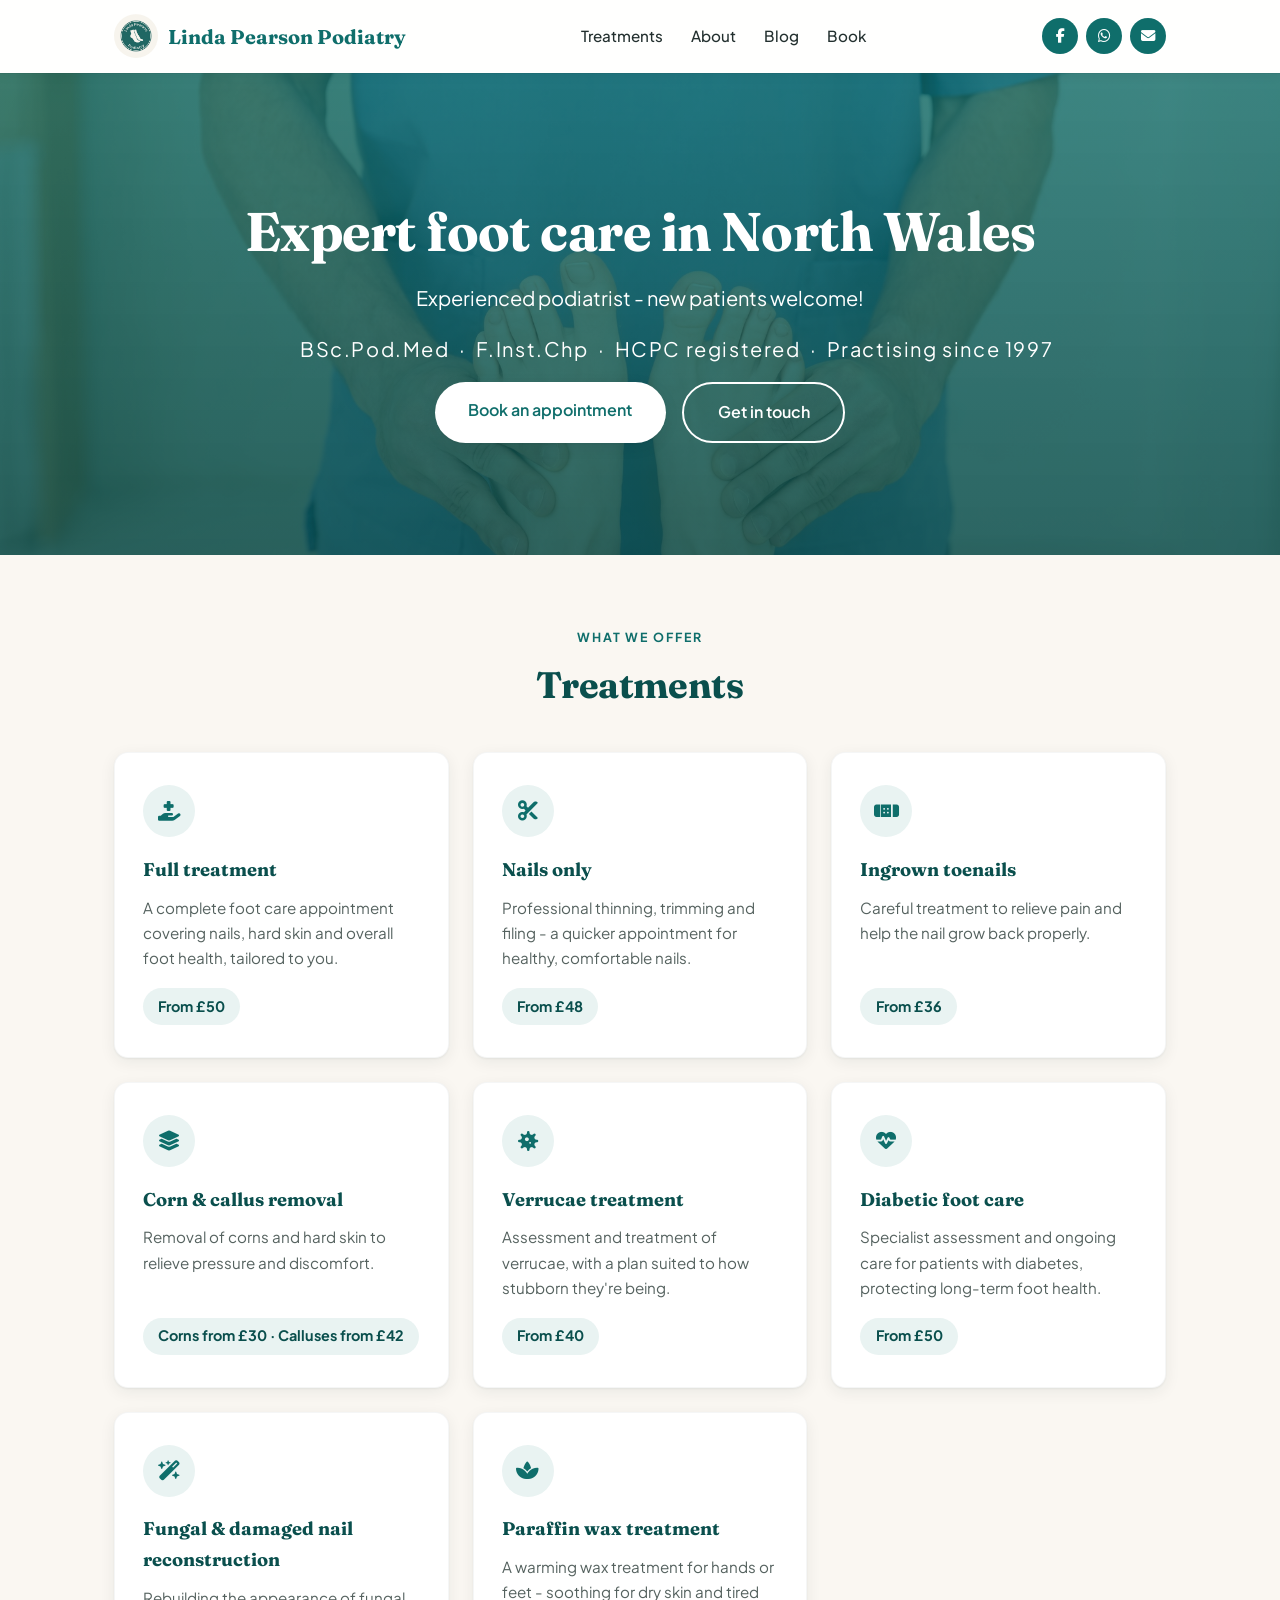
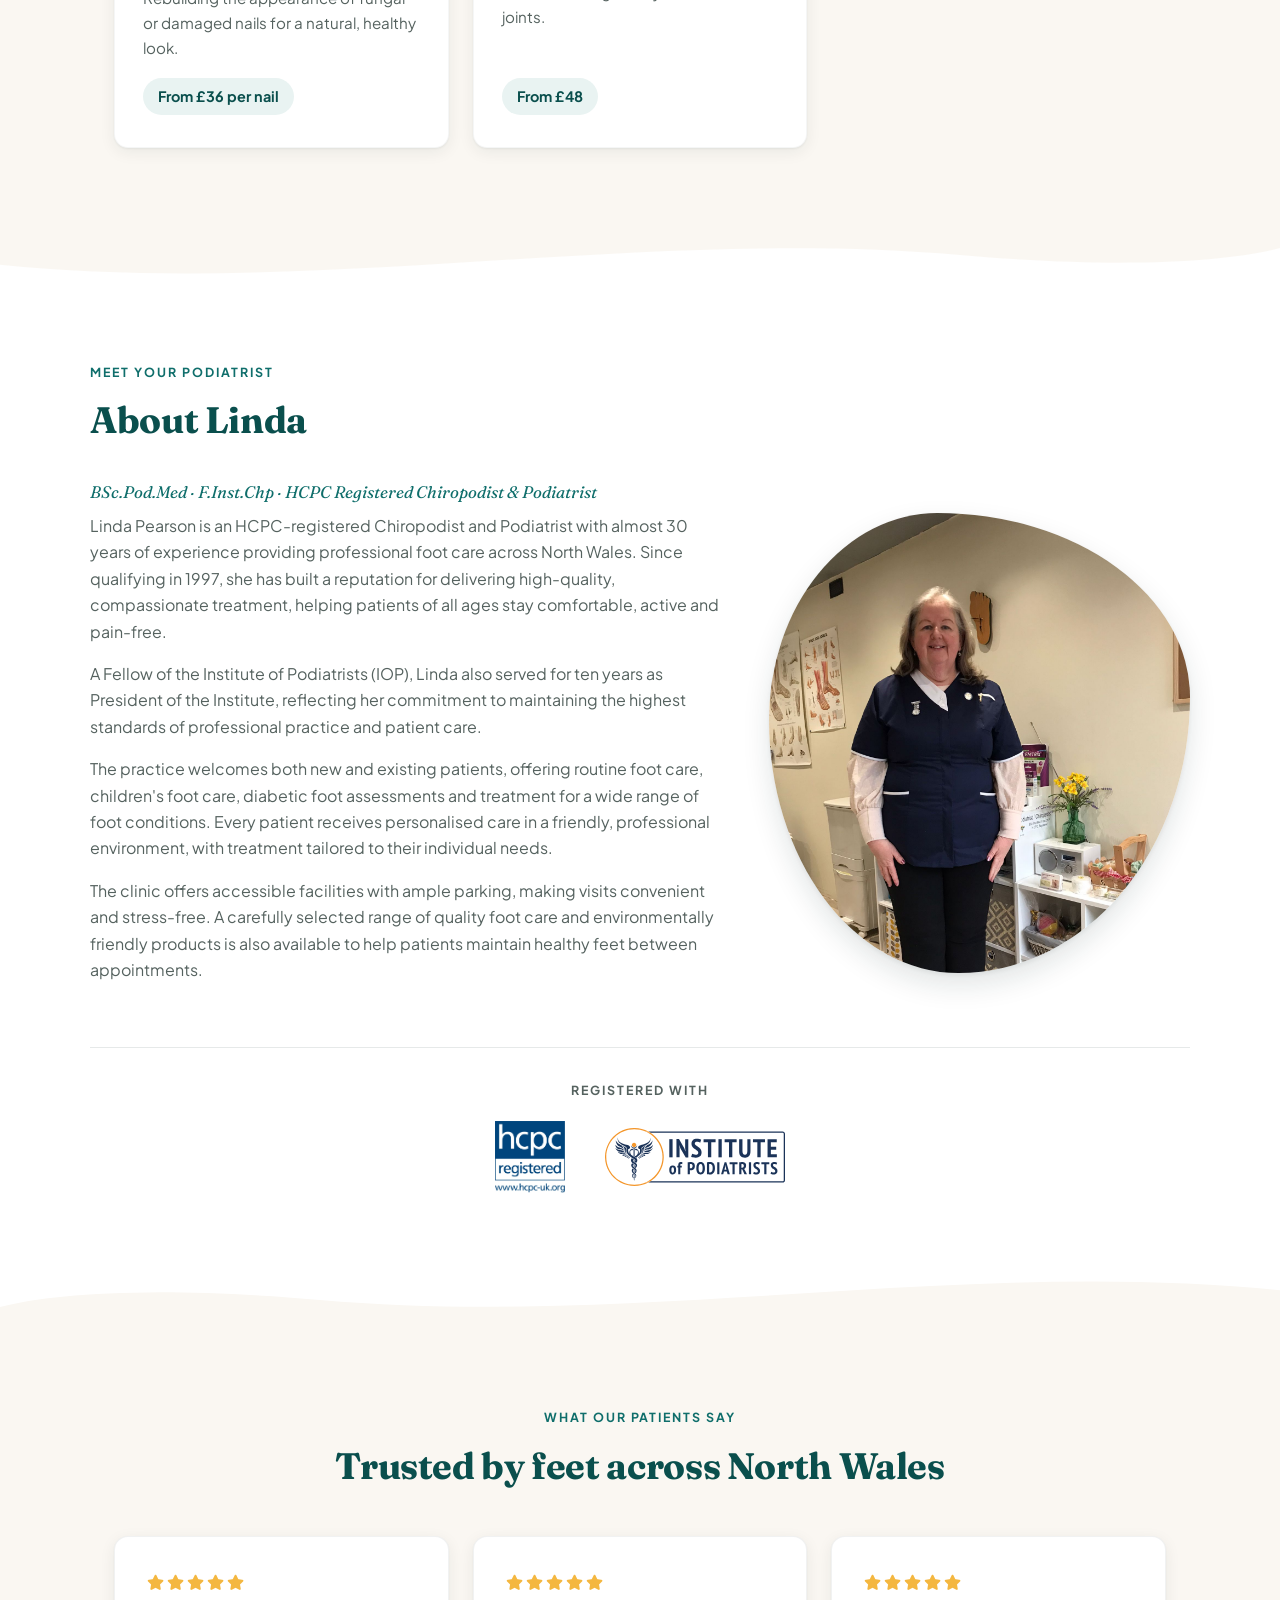
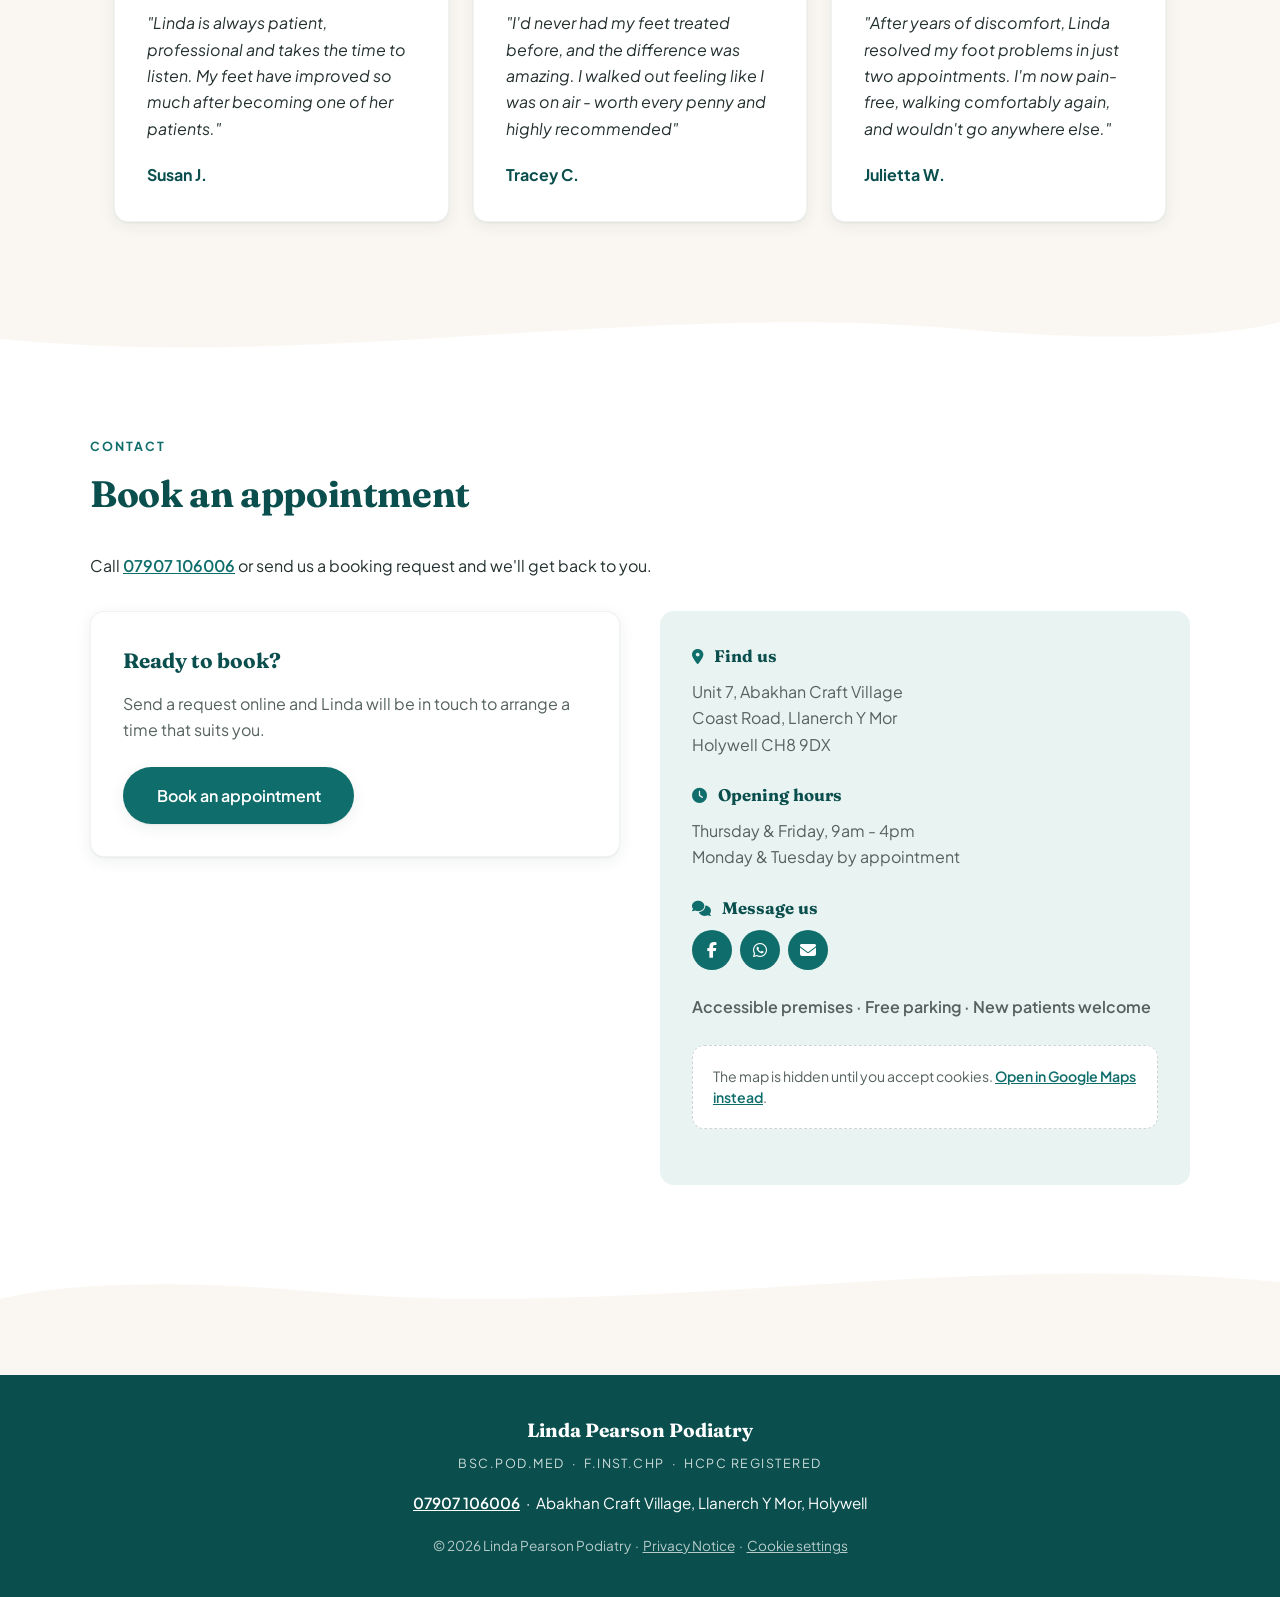
<file: index.html>
<!DOCTYPE html>
<html lang="en">
<head>
    <!-- Metadata: things ABOUT the page, not shown on it -->
    <meta charset="UTF-8">
    <meta name="viewport" content="width=device-width, initial-scale=1.0">
    <title>Linda Pearson Podiatry - Podiatrist in North Wales</title>
    <meta name="description" content="Private podiatry practice in North Wales. Expert foot care from an HCPC-registered podiatrist - verrucae, corns, nail care, diabetic foot care and more. New patients welcome.">

    <!-- Open Graph: controls what appears when the link is shared on
         Facebook, WhatsApp and LinkedIn. Image should be 1200x630. -->
    <meta property="og:type" content="website">
    <meta property="og:site_name" content="Linda Pearson Podiatry">
    <meta property="og:title" content="Linda Pearson Podiatry - Podiatrist in North Wales">
    <meta property="og:description" content="Expert foot care from an HCPC-registered podiatrist in North Wales. Verrucae, corns, nail care, diabetic foot care and more. New patients welcome.">
    <meta property="og:image" content="https://www.lindapearsonpodiatry.com/images/og-image.png">
    <meta property="og:url" content="https://www.lindapearsonpodiatry.com/">

    <!-- Favicon: the little icon in the browser tab -->
    <link rel="icon" href="images/logo.png">

    <!-- Font Awesome: icon library, loaded from a CDN -->
    <link rel="stylesheet"
          href="https://cdnjs.cloudflare.com/ajax/libs/font-awesome/6.5.2/css/all.min.css">

    <!-- Google Fonts: Fraunces for headings, Plus Jakarta Sans for body -->
    <link rel="preconnect" href="https://fonts.googleapis.com">
    <link rel="preconnect" href="https://fonts.gstatic.com" crossorigin>
    <link href="https://fonts.googleapis.com/css2?family=Fraunces:opsz,wght@9..144,600;9..144,700&family=Plus+Jakarta+Sans:wght@400;500;600;700&display=swap"
          rel="stylesheet">

    <!-- Our stylesheet -->
    <link rel="stylesheet" href="style.css">
    <!-- Structured data: tells Google exactly what this business is, where,
         and when it's open. Invisible to visitors. Validate any changes at
         search.google.com/test/rich-results -->
    <script type="application/ld+json">
    {
      "@context": "https://schema.org",
      "@type": "MedicalBusiness",
      "name": "Linda Pearson Podiatry",
      "description": "Private podiatry and chiropody practice in North Wales, offering routine foot care, verrucae, ingrown toenails, corns and calluses, and specialist diabetic foot care.",
      "url": "https://www.lindapearsonpodiatry.com/",
      "logo": "https://www.lindapearsonpodiatry.com/images/logo.png",
      "image": "https://www.lindapearsonpodiatry.com/images/linda.png",
      "telephone": "+447907106006",
      "email": "lindapearsonchp@gmail.com",
      "priceRange": "££",
      "address": {
        "@type": "PostalAddress",
        "streetAddress": "Unit 7, Abakhan Craft Village, Coast Road",
        "addressLocality": "Llanerch Y Mor, Holywell",
        "addressRegion": "Flintshire",
        "postalCode": "CH8 9DX",
        "addressCountry": "GB"
      },
      "geo": {
        "@type": "GeoCoordinates",
        "latitude": 53.30415625707053,
        "longitude": -3.237717253583778
      },
      "openingHoursSpecification": [
        {
          "@type": "OpeningHoursSpecification",
          "dayOfWeek": ["Thursday", "Friday"],
          "opens": "09:00",
          "closes": "16:00"
        }
      ],
      "areaServed": {
        "@type": "AdministrativeArea",
        "name": "North Wales"
      }
    }
    </script>
</head>
<body>

    <!-- Navigation bar -->
    <header>
        <nav>
            <a href="#home" class="logo">
                <!-- alt="" is deliberate: the name is written beside it,
                     so screen readers skip the decorative badge -->
                <img src="images/logo.png" alt="" class="logo-img">
                Linda Pearson Podiatry
            </a>
            <ul class="nav-links">
                <li><a href="treatments.html">Treatments</a></li>
                <li><a href="index.html#about">About</a></li>
                <li><a href="blog.html">Blog</a></li>
                <li><a href="book.html">Book</a></li>
            </ul>
            <div class="nav-social">
                <a href="https://www.facebook.com/profile.php?id=61552832072055" aria-label="Facebook">
                    <i class="fa-brands fa-facebook-f"></i>
                </a>
                <a href="https://wa.me/447907106006" aria-label="WhatsApp">
                    <i class="fa-brands fa-whatsapp"></i>
                </a>
                <a href="mailto:lindapearsonchp@gmail.com" aria-label="Email us">
                    <i class="fa-solid fa-envelope"></i>
                </a>
            </div>
        </nav>
    </header>

    <!-- Hero -->
    <section id="home" class="hero">
        <h1>Expert foot care in North Wales</h1>
        <p>Experienced podiatrist - new patients welcome!</p>
        <p class="hero-trust">
            BSc.Pod.Med &nbsp;&middot;&nbsp; F.Inst.Chp &nbsp;&middot;&nbsp;
            HCPC registered &nbsp;&middot;&nbsp; Practising since 1997
        </p>
        <div class="hero-buttons">
            <a href="book.html" class="button">Book an appointment</a>
            <!-- sms: opens the visitor's texting app with the number
                 filled in - works on phones, quietly inert on desktops -->
            <a href="sms:+447907106006" class="button button-secondary">Get in touch</a>
        </div>
    </section>

    <!-- Treatments: each whole card is a link through to its full
         write-up on treatments.html -->
    <section id="services">
        <p class="eyebrow">What we offer</p>
        <h2>Treatments</h2>
        <!-- Prices from Linda's 2025 list - CONFIRM current before launch.
             All descriptions are PLACEHOLDER drafts for Linda to review. -->
        <div class="card-grid">

            <a href="treatments.html#full-treatment" class="card">
                <div class="card-icon"><i class="fa-solid fa-hand-holding-medical"></i></div>
                <h3>Full treatment</h3>
                <p>A complete foot care appointment covering nails, hard
                   skin and overall foot health, tailored to you.</p>
                <p class="price">From &pound;50</p>
            </a>

            <a href="treatments.html#nails-only" class="card">
                <div class="card-icon"><i class="fa-solid fa-scissors"></i></div>
                <h3>Nails only</h3>
                <p>Professional thinning, trimming and filing - a quicker
                   appointment for healthy, comfortable nails.</p>
                <p class="price">From &pound;48</p>
            </a>

            <a href="treatments.html#ingrown-toenails" class="card">
                <div class="card-icon"><i class="fa-solid fa-bandage"></i></div>
                <h3>Ingrown toenails</h3>
                <p>Careful treatment to relieve pain and help the nail
                   grow back properly.</p>
                <p class="price">From &pound;36</p>
            </a>

            <a href="treatments.html#corn-callus" class="card">
                <div class="card-icon"><i class="fa-solid fa-layer-group"></i></div>
                <h3>Corn &amp; callus removal</h3>
                <p>Removal of corns and hard skin to relieve pressure
                   and discomfort.</p>
                <p class="price">Corns from &pound;30 &middot; Calluses from &pound;42</p>
            </a>

            <a href="treatments.html#verrucae" class="card">
                <div class="card-icon"><i class="fa-solid fa-virus"></i></div>
                <h3>Verrucae treatment</h3>
                <p>Assessment and treatment of verrucae, with a plan
                   suited to how stubborn they're being.</p>
                <p class="price">From &pound;40</p>
            </a>

            <a href="treatments.html#diabetic-foot-care" class="card">
                <div class="card-icon"><i class="fa-solid fa-heart-pulse"></i></div>
                <h3>Diabetic foot care</h3>
                <p>Specialist assessment and ongoing care for patients
                   with diabetes, protecting long-term foot health.</p>
                <p class="price">From &pound;50</p>
            </a>

            <a href="treatments.html#nail-reconstruction" class="card">
                <div class="card-icon"><i class="fa-solid fa-wand-magic-sparkles"></i></div>
                <h3>Fungal &amp; damaged nail reconstruction</h3>
                <p>Rebuilding the appearance of fungal or damaged nails
                   for a natural, healthy look.</p>
                <p class="price">From &pound;36 per nail</p>
            </a>

            <a href="treatments.html#paraffin-wax" class="card">
                <div class="card-icon"><i class="fa-solid fa-spa"></i></div>
                <h3>Paraffin wax treatment</h3>
                <p>A warming wax treatment for hands or feet - soothing
                   for dry skin and tired joints.</p>
                <p class="price">From &pound;48</p>
            </a>

        </div>
    </section>

    <!-- Wave divider into the white About band -->
    <div class="wave" aria-hidden="true">
        <svg viewBox="0 0 1440 100" preserveAspectRatio="none"
             xmlns="http://www.w3.org/2000/svg">
            <path d="M0,64 C360,110 720,10 1080,50 C1260,70 1380,60 1440,40
                     L1440,100 L0,100 Z"></path>
        </svg>
    </div>

    <!-- About -->
    <section id="about">
        <div class="about-inner">
            <p class="eyebrow">Meet your podiatrist</p>
            <h2>About Linda</h2>
            <p class="credentials-line">BSc.Pod.Med &middot; F.Inst.Chp &middot; HCPC Registered Chiropodist &amp; Podiatrist</p>

            <div class="about-grid">
                <div class="about-text">
                    <p>
                        Linda Pearson is an HCPC-registered Chiropodist and
                        Podiatrist with almost 30 years of experience providing
                        professional foot care across North Wales. Since
                        qualifying in 1997, she has built a reputation for
                        delivering high-quality, compassionate treatment,
                        helping patients of all ages stay comfortable, active
                        and pain-free.
                    </p>
                    <p>
                        A Fellow of the Institute of Podiatrists (IOP), Linda
                        also served for ten years as President of the
                        Institute, reflecting her commitment to maintaining
                        the highest standards of professional practice and
                        patient care.
                    </p>
                    <p>
                        The practice welcomes both new and existing patients,
                        offering routine foot care, children's foot care,
                        diabetic foot assessments and treatment for a wide
                        range of foot conditions. Every patient receives
                        personalised care in a friendly, professional
                        environment, with treatment tailored to their
                        individual needs.
                    </p>
                    <p>
                        The clinic offers accessible facilities with ample
                        parking, making visits convenient and stress-free. A
                        carefully selected range of quality foot care and
                        environmentally friendly products is also available to
                        help patients maintain healthy feet between
                        appointments.
                    </p>
                </div>

                <!-- alt text: what a screen reader says instead of the image -->
                <img src="images/linda.png"
                     alt="Linda Pearson, podiatrist, in her practice"
                     class="about-photo">
            </div>

            <!-- Registration logos: OUTSIDE the grid, so they sit as a
                 full-width strip beneath both columns -->
            <div class="registrations">
                <p class="registrations-label">Registered with</p>
                <div class="registration-logos">
                    <img src="images/hcpc-logo.webp"
                         alt="HCPC - Health and Care Professions Council registered">
                    <img src="images/iop-logo.svg"
                         alt="Fellow of the Institute of Podiatrists">
                </div>
            </div>

        </div>
    </section>

    <!-- Same wave, flipped, easing back to cream -->
    <div class="wave wave-flip" aria-hidden="true">
        <svg viewBox="0 0 1440 100" preserveAspectRatio="none"
             xmlns="http://www.w3.org/2000/svg">
            <path d="M0,64 C360,110 720,10 1080,50 C1260,70 1380,60 1440,40
                     L1440,100 L0,100 Z"></path>
        </svg>
    </div>

    <!-- Reviews -->
    <section id="reviews">
        <p class="eyebrow">What our patients say</p>
        <h2>Trusted by feet across North Wales</h2>
        <!-- PLACEHOLDER reviews - replace text, names and star counts
             with real, permissioned reviews when Linda has them -->
        <div class="review-grid">

            <article class="review-card">
                <div class="stars" aria-label="5 out of 5 stars">
                    <i class="fa-solid fa-star"></i>
                    <i class="fa-solid fa-star"></i>
                    <i class="fa-solid fa-star"></i>
                    <i class="fa-solid fa-star"></i>
                    <i class="fa-solid fa-star"></i>
                </div>
                <p class="review-text">
                    "Linda is always patient, professional and takes the time
                    to listen. My feet have improved so much after becoming
                    one of her patients."
                </p>
                <p class="review-name">Susan J.</p>
            </article>

            <article class="review-card">
                <div class="stars" aria-label="5 out of 5 stars">
                    <i class="fa-solid fa-star"></i>
                    <i class="fa-solid fa-star"></i>
                    <i class="fa-solid fa-star"></i>
                    <i class="fa-solid fa-star"></i>
                    <i class="fa-solid fa-star"></i>
                </div>
                <p class="review-text">
                    "I'd never had my feet treated before, and the difference
                    was amazing. I walked out feeling like I was on air - 
                    worth every penny and highly recommended"
                </p>
                <p class="review-name">Tracey C.</p>
            </article>

            <article class="review-card">
                <div class="stars" aria-label="5 out of 5 stars">
                    <i class="fa-solid fa-star"></i>
                    <i class="fa-solid fa-star"></i>
                    <i class="fa-solid fa-star"></i>
                    <i class="fa-solid fa-star"></i>
                    <i class="fa-solid fa-star"></i>
                </div>
                <p class="review-text">
                    "After years of discomfort, Linda resolved my foot problems
                    in just two appointments. I'm now pain-free, walking
                    comfortably again, and wouldn't go anywhere else."
                </p>
                <p class="review-name">Julietta W.</p>
            </article>

        </div>
    </section>

    <!-- Wave divider into the white Contact band -->
    <div class="wave" aria-hidden="true">
        <svg viewBox="0 0 1440 100" preserveAspectRatio="none"
             xmlns="http://www.w3.org/2000/svg">
            <path d="M0,64 C360,110 720,10 1080,50 C1260,70 1380,60 1440,40
                     L1440,100 L0,100 Z"></path>
        </svg>
    </div>

    <!-- Contact -->
    <section id="contact">
        <p class="eyebrow">Contact</p>
        <h2>Book an appointment</h2>
        <p class="contact-intro">
            Call <a href="tel:+447907106006">07907 106006</a>
            or send us a booking request and we'll get back to you.
        </p>

        <div class="contact-grid">

            <div class="contact-cta">
                <h3>Ready to book?</h3>
                <p>
                    Send a request online and Linda will be in touch to
                    arrange a time that suits you.
                </p>
                <a href="book.html" class="button">Book an appointment</a>
            </div>

            <div class="contact-details">
                <h3><i class="fa-solid fa-location-dot"></i> Find us</h3>
                <p>
                    Unit 7, Abakhan Craft Village<br>
                    Coast Road, Llanerch Y Mor<br>
                    Holywell CH8 9DX
                </p>

                <h3><i class="fa-solid fa-clock"></i> Opening hours</h3>
                <p>
                    Thursday &amp; Friday, 9am - 4pm<br>
                    Monday &amp; Tuesday by appointment
                </p>

                <h3><i class="fa-solid fa-comments"></i> Message us</h3>
                <p class="contact-social">
                    <a href="#" aria-label="Facebook"><i class="fa-brands fa-facebook-f"></i></a>
                    <a href="#" aria-label="WhatsApp"><i class="fa-brands fa-whatsapp"></i></a>
                    <a href="mailto:lindapearsonchp@gmail.com" aria-label="Email us"><i class="fa-solid fa-envelope"></i></a>
                </p>

                <p class="reassurance">
                    Accessible premises &middot; Free parking &middot;
                    New patients welcome
                </p>

                <div class="map-embed" id="map-embed"
                     data-map-src="https://www.google.com/maps/embed?pb=!1m18!1m12!1m3!1d2384.1855823874803!2d-3.2403002236591!3d53.30412257227708!2m3!1f0!2f0!3f0!3m2!1i1024!2i768!4f13.1!3m3!1m2!1s0x487ad599a6ee4965%3A0x319f607212be59fa!2sLinda%20Pearson%20Podiatry!5e0!3m2!1sen!2suk!4v1785237186526!5m2!1sen!2suk">
                    <p class="map-placeholder">
                        The map is hidden until you accept cookies.
                        <a href="https://maps.google.com/?q=Abakhan+Craft+Village+Holywell+CH8+9DX"
                           target="_blank" rel="noopener">Open in Google Maps instead</a>.
                    </p>
                </div>
            </div>

        </div>
    </section>

    <!-- Same wave, flipped, easing back to cream before the footer -->
    <div class="wave wave-flip" aria-hidden="true">
        <svg viewBox="0 0 1440 100" preserveAspectRatio="none"
             xmlns="http://www.w3.org/2000/svg">
            <path d="M0,64 C360,110 720,10 1080,50 C1260,70 1380,60 1440,40
                     L1440,100 L0,100 Z"></path>
        </svg>
    </div>

    <!-- Footer -->
    <footer>
        <p class="footer-name">Linda Pearson Podiatry</p>
        <p class="footer-creds">BSc.Pod.Med &nbsp;&middot;&nbsp; F.Inst.Chp &nbsp;&middot;&nbsp; HCPC registered</p>
        <p class="footer-contact">
            <a href="tel:+447907106006">07907 106006</a> &nbsp;&middot;&nbsp;
            Abakhan Craft Village, Llanerch Y Mor, Holywell
        </p>
        <p class="footer-copy">
            &copy; 2026 Linda Pearson Podiatry &nbsp;&middot;&nbsp;
            <a href="privacy.html">Privacy Notice</a> &nbsp;&middot;&nbsp;
            <a href="#" id="cookie-settings-link">Cookie settings</a>
        </p>
    </footer>

<!-- Cookie consent banner. Hidden until JavaScript decides
         whether the visitor has already made a choice. -->
    <div id="cookie-banner" class="cookie-banner" hidden>
        <div class="cookie-banner-inner">
            <p>
                We use a small number of cookies from Google to show our
                location map, load our fonts, and understand how the site
                is used. Nothing is used for advertising. See our
                <a href="privacy.html">Privacy Notice</a>.
            </p>
            <div class="cookie-buttons">
                <button type="button" id="cookie-accept" class="button">Accept</button>
                <button type="button" id="cookie-decline" class="button button-quiet">Decline</button>
            </div>
        </div>
    </div>

    <!-- JavaScript loads last, after the page content exists -->
    <script src="script.js"></script>
</body>
</html>
</file>
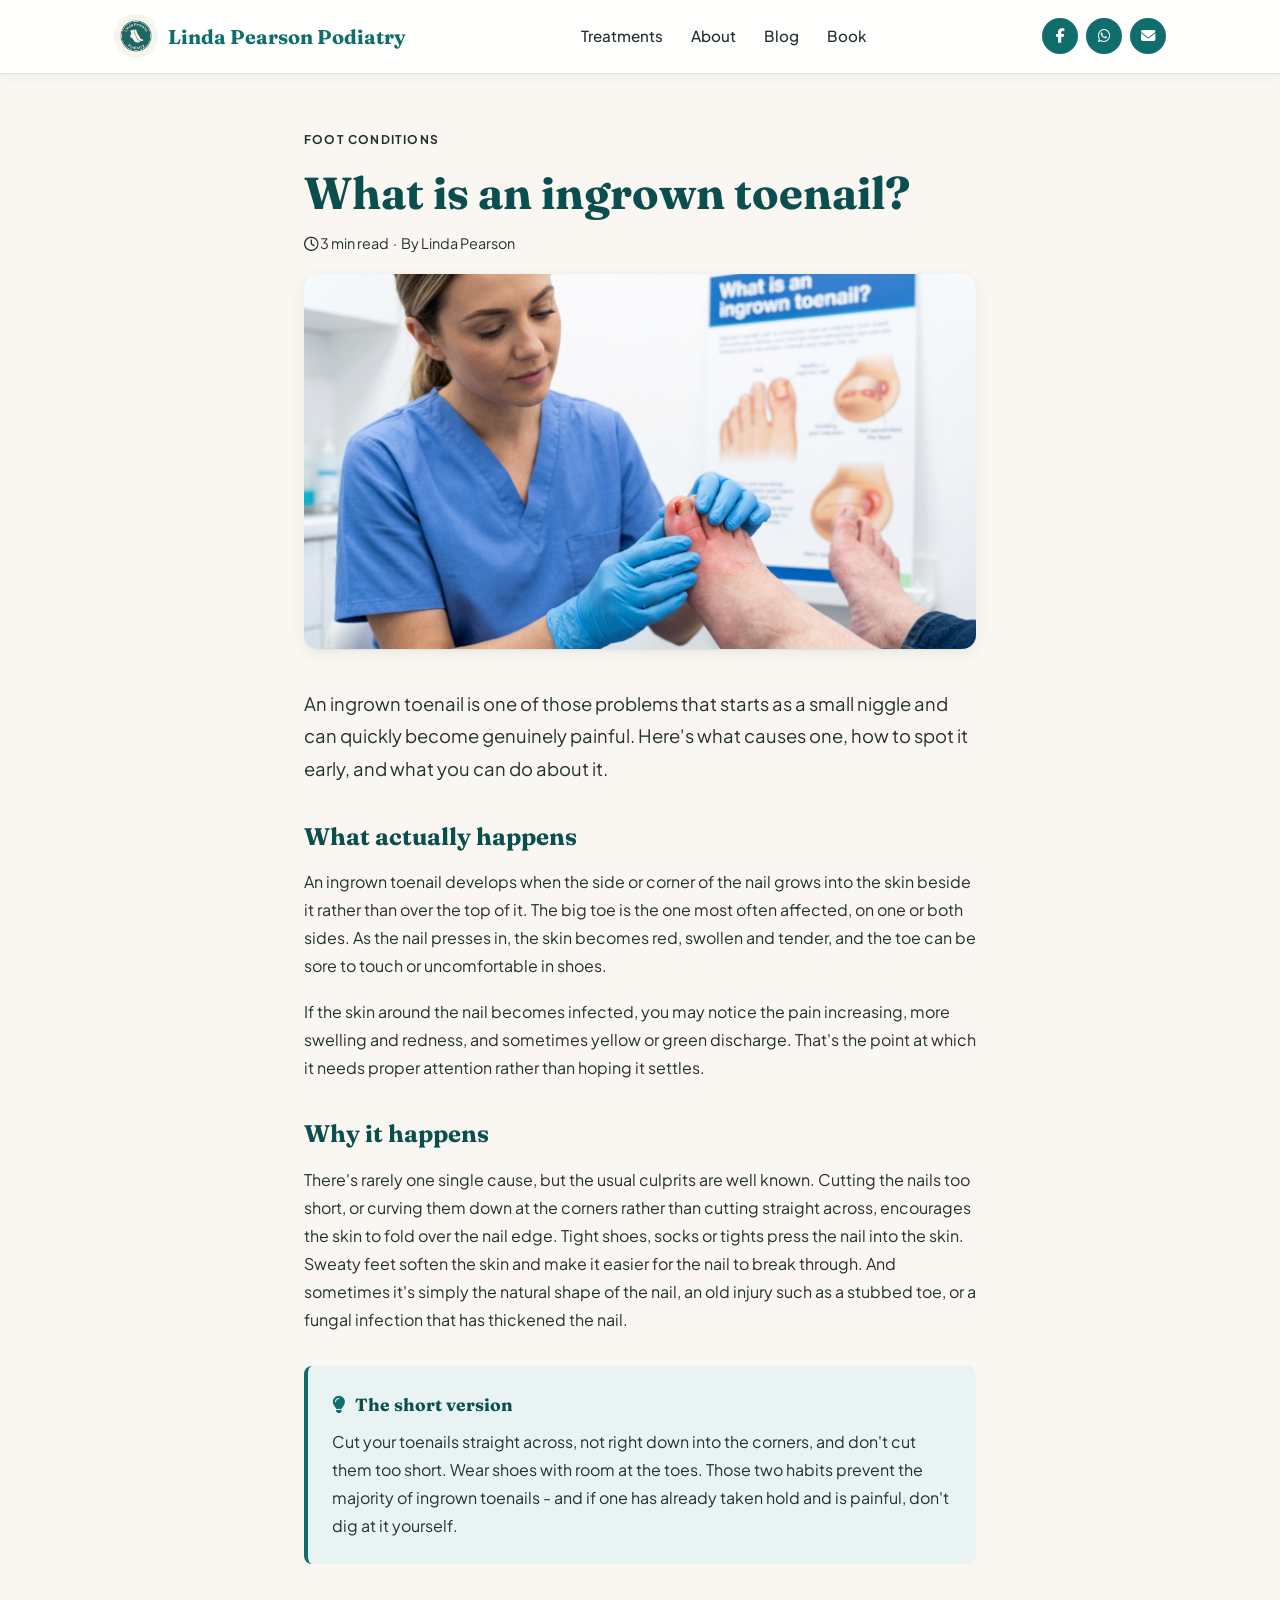
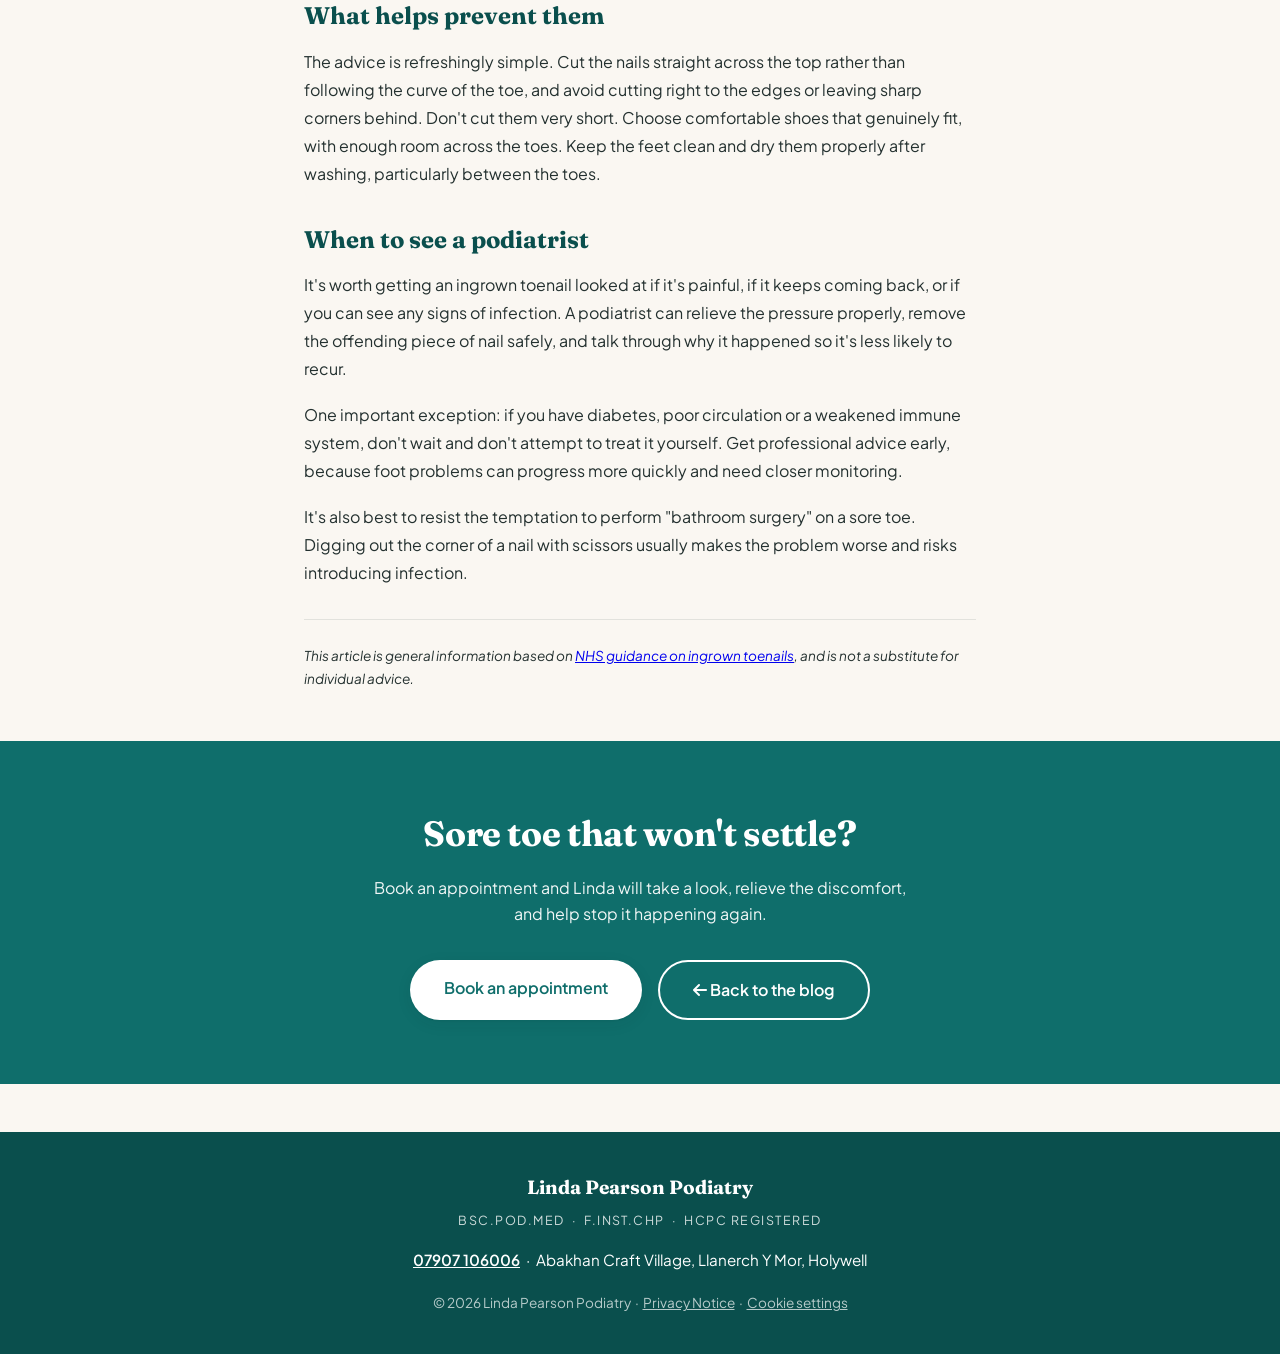
<file: blog-ingrown-toenail.html>
<!DOCTYPE html>
<html lang="en">
<head>
    <meta charset="UTF-8">
    <meta name="viewport" content="width=device-width, initial-scale=1.0">
    <title>What is an ingrown toenail? - Linda Pearson Podiatry</title>
    <meta name="description" content="What causes an ingrown toenail, how to spot the early signs, how to cut your nails to prevent one, and when to see a podiatrist. Foot health advice from North Wales.">
    <!-- Open Graph: controls what appears when the link is shared on
         Facebook, WhatsApp and LinkedIn. Image should be 1200x630. -->
    <meta property="og:type" content="article">
    <meta property="og:site_name" content="Linda Pearson Podiatry">
    <meta property="og:title" content="What is an ingrown toenail? - Linda Pearson Podiatry">
    <meta property="og:description" content="What causes an ingrown toenail, how to cut your nails to prevent one, and when to see a podiatrist.">
    <meta property="og:image" content="https://www.lindapearsonpodiatry.com/images/og-image.png">
    <meta property="og:url" content="https://www.lindapearsonpodiatry.com/blog-ingrown-toenail">
    <link rel="icon" href="images/logo.png">
    <link rel="stylesheet"
          href="https://cdnjs.cloudflare.com/ajax/libs/font-awesome/6.5.2/css/all.min.css">
    <link rel="preconnect" href="https://fonts.googleapis.com">
    <link rel="preconnect" href="https://fonts.gstatic.com" crossorigin>
    <link href="https://fonts.googleapis.com/css2?family=Fraunces:opsz,wght@9..144,600;9..144,700&family=Plus+Jakarta+Sans:wght@400;500;600;700&display=swap"
          rel="stylesheet">
    <link rel="stylesheet" href="style.css">
</head>
<body>

    <header>
        <nav>
            <a href="index.html#home" class="logo">
                <img src="images/logo.png" alt="" class="logo-img">
                Linda Pearson Podiatry
            </a>
            <ul class="nav-links">
                <li><a href="treatments.html">Treatments</a></li>
                <li><a href="index.html#about">About</a></li>
                <li><a href="blog.html">Blog</a></li>
                <li><a href="book.html">Book</a></li>
            </ul>
            <div class="nav-social">
                <a href="#" aria-label="Facebook"><i class="fa-brands fa-facebook-f"></i></a>
                <a href="#" aria-label="WhatsApp"><i class="fa-brands fa-whatsapp"></i></a>
                <a href="mailto:lindapearsonchp@gmail.com" aria-label="Email us"><i class="fa-solid fa-envelope"></i></a>
            </div>
        </nav>
    </header>

    <!-- =========================================================
         DRAFT post. Paraphrased from NHS guidance for review only.
         Linda to check all clinical wording before publishing.
         ========================================================= -->

    <article class="post">
        <p class="post-tag">Foot conditions</p>
        <h1>What is an ingrown toenail?</h1>
        <p class="post-meta">
            <i class="fa-regular fa-clock"></i> 3 min read
            &nbsp;&middot;&nbsp; By Linda Pearson
        </p>

        <!-- PLACEHOLDER image: add images/blog-ingrown.jpg -->
        <img src="images/blog-ingrown.png"
             alt="Feet resting comfortably"
             class="post-image">

        <p class="post-lead">
            An ingrown toenail is one of those problems that starts as a small
            niggle and can quickly become genuinely painful. Here's what causes
            one, how to spot it early, and what you can do about it.
        </p>

        <h2>What actually happens</h2>
        <p>
            An ingrown toenail develops when the side or corner of the nail
            grows into the skin beside it rather than over the top of it. The
            big toe is the one most often affected, on one or both sides. As the
            nail presses in, the skin becomes red, swollen and tender, and the
            toe can be sore to touch or uncomfortable in shoes.
        </p>
        <p>
            If the skin around the nail becomes infected, you may notice the
            pain increasing, more swelling and redness, and sometimes yellow or
            green discharge. That's the point at which it needs proper
            attention rather than hoping it settles.
        </p>

        <h2>Why it happens</h2>
        <p>
            There's rarely one single cause, but the usual culprits are well
            known. Cutting the nails too short, or curving them down at the
            corners rather than cutting straight across, encourages the skin to
            fold over the nail edge. Tight shoes, socks or tights press the nail
            into the skin. Sweaty feet soften the skin and make it easier for
            the nail to break through. And sometimes it's simply the natural
            shape of the nail, an old injury such as a stubbed toe, or a fungal
            infection that has thickened the nail.
        </p>

        <div class="post-callout">
            <h3><i class="fa-solid fa-lightbulb"></i> The short version</h3>
            <p>
                Cut your toenails straight across, not right down into the
                corners, and don't cut them too short. Wear shoes with room at
                the toes. Those two habits prevent the majority of ingrown
                toenails - and if one has already taken hold and is painful,
                don't dig at it yourself.
            </p>
        </div>

        <h2>What helps prevent them</h2>
        <p>
            The advice is refreshingly simple. Cut the nails straight across the
            top rather than following the curve of the toe, and avoid cutting
            right to the edges or leaving sharp corners behind. Don't cut them
            very short. Choose comfortable shoes that genuinely fit, with enough
            room across the toes. Keep the feet clean and dry them properly
            after washing, particularly between the toes.
        </p>

        <h2>When to see a podiatrist</h2>
        <p>
            It's worth getting an ingrown toenail looked at if it's painful, if
            it keeps coming back, or if you can see any signs of infection. A
            podiatrist can relieve the pressure properly, remove the offending
            piece of nail safely, and talk through why it happened so it's less
            likely to recur.
        </p>
        <p>
            One important exception: if you have diabetes, poor circulation or a
            weakened immune system, don't wait and don't attempt to treat it
            yourself. Get professional advice early, because foot problems can
            progress more quickly and need closer monitoring.
        </p>
        <p>
            It's also best to resist the temptation to perform "bathroom
            surgery" on a sore toe. Digging out the corner of a nail with
            scissors usually makes the problem worse and risks introducing
            infection.
        </p>

        <p class="post-source">
            This article is general information based on
            <a href="https://www.nhs.uk/conditions/ingrown-toenail/" target="_blank" rel="noopener">NHS guidance on ingrown toenails</a>,
            and is not a substitute for individual advice.
            <!-- PLACEHOLDER: confirm this NHS URL is current before publishing -->
        </p>
    </article>

    <section class="cta-band">
        <h2>Sore toe that won't settle?</h2>
        <p>
            Book an appointment and Linda will take a look, relieve the
            discomfort, and help stop it happening again.
        </p>
        <div class="cta-buttons">
            <a href="book.html" class="button">Book an appointment</a>
            <a href="blog.html" class="button button-outline">
                <i class="fa-solid fa-arrow-left"></i> Back to the blog
            </a>
        </div>
    </section>

    <footer>
        <p class="footer-name">Linda Pearson Podiatry</p>
        <p class="footer-creds">BSc.Pod.Med &nbsp;&middot;&nbsp; F.Inst.Chp &nbsp;&middot;&nbsp; HCPC registered</p>
        <p class="footer-contact">
            <a href="tel:+447907106006">07907 106006</a> &nbsp;&middot;&nbsp;
            Abakhan Craft Village, Llanerch Y Mor, Holywell
        </p>
        <p class="footer-copy">
            &copy; 2026 Linda Pearson Podiatry &nbsp;&middot;&nbsp;
            <a href="privacy.html">Privacy Notice</a> &nbsp;&middot;&nbsp;
            <a href="#" id="cookie-settings-link">Cookie settings</a>
        </p>
    </footer>

    <script src="script.js"></script>

    <!-- Cookie consent banner. Hidden until JavaScript decides
         whether the visitor has already made a choice. -->
    <div id="cookie-banner" class="cookie-banner" hidden>
        <div class="cookie-banner-inner">
            <p>
                We use a small number of cookies from Google to show our
                location map, load our fonts, and understand how the site
                is used. Nothing is used for advertising. See our
                <a href="privacy.html">Privacy Notice</a>.
            </p>
            <div class="cookie-buttons">
                <button type="button" id="cookie-accept" class="button">Accept</button>
                <button type="button" id="cookie-decline" class="button button-quiet">Decline</button>
            </div>
        </div>
    </div>
</body>
</html>
</file>
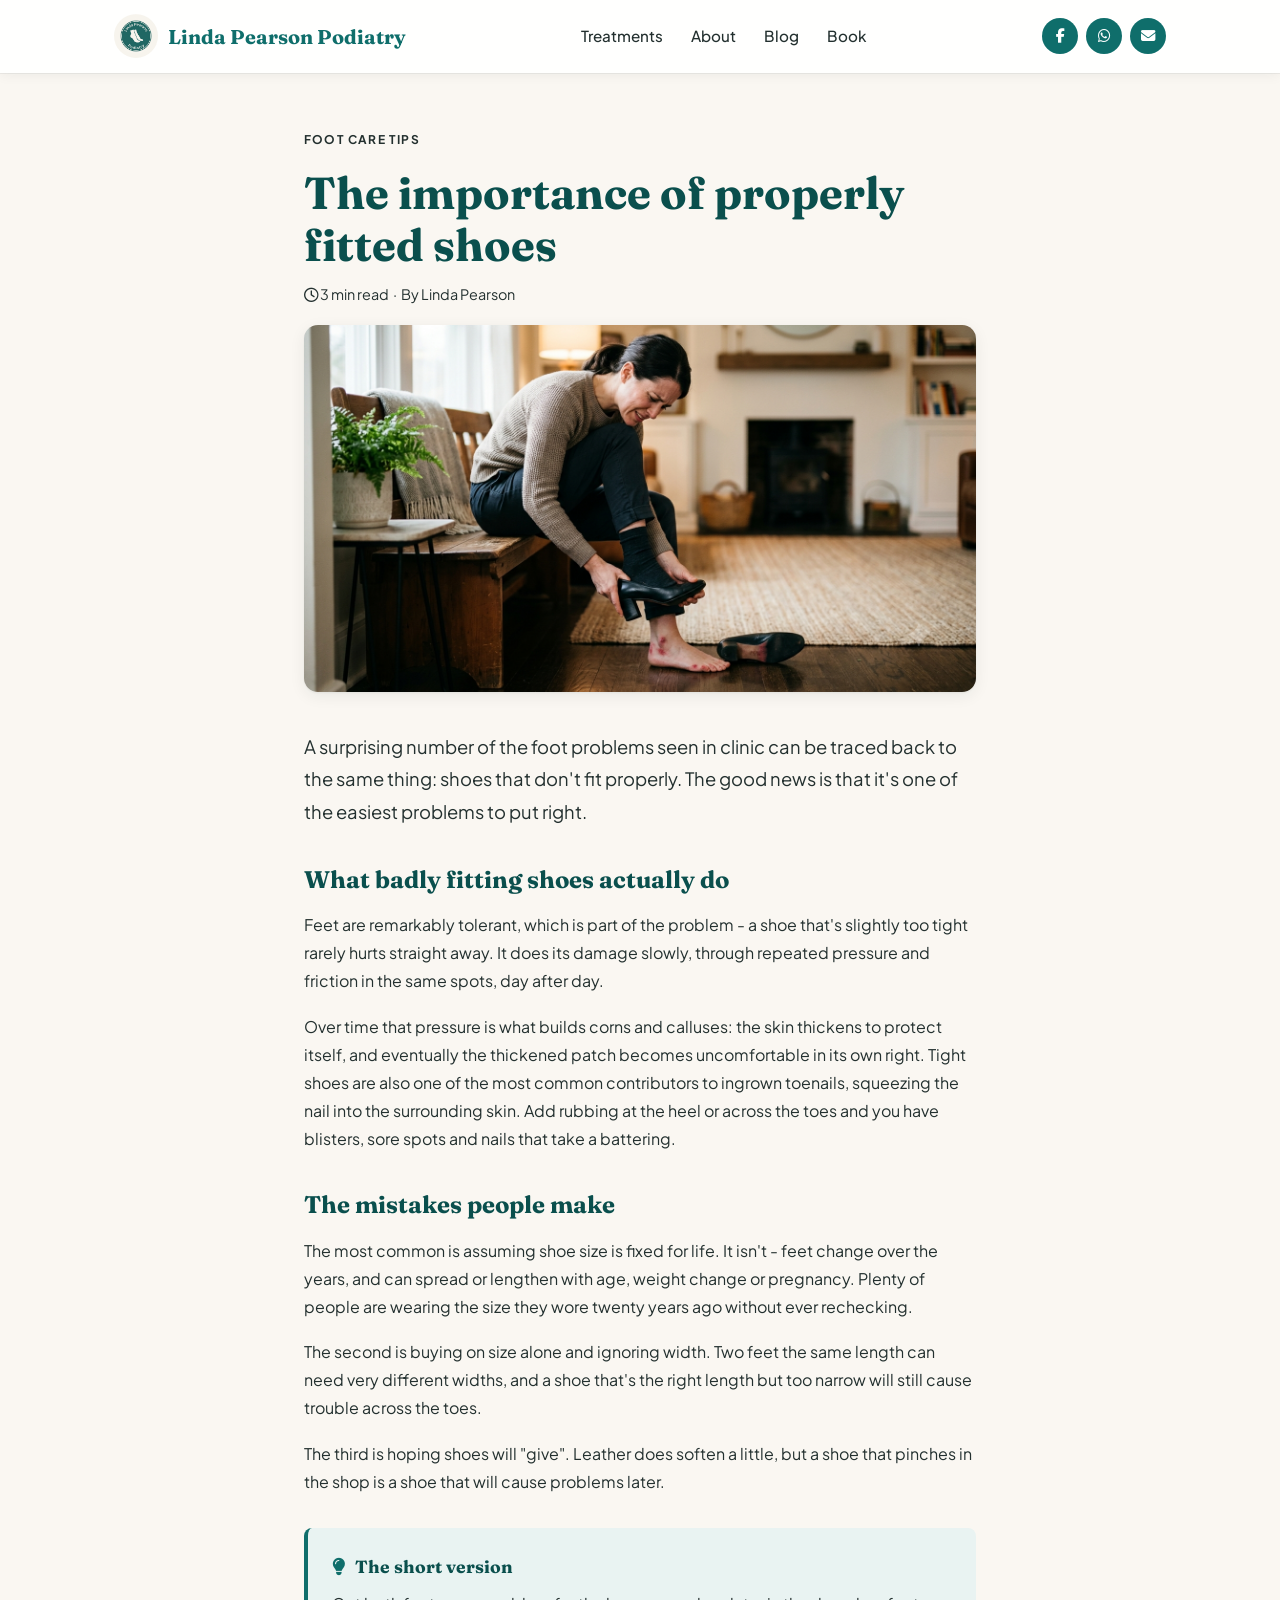
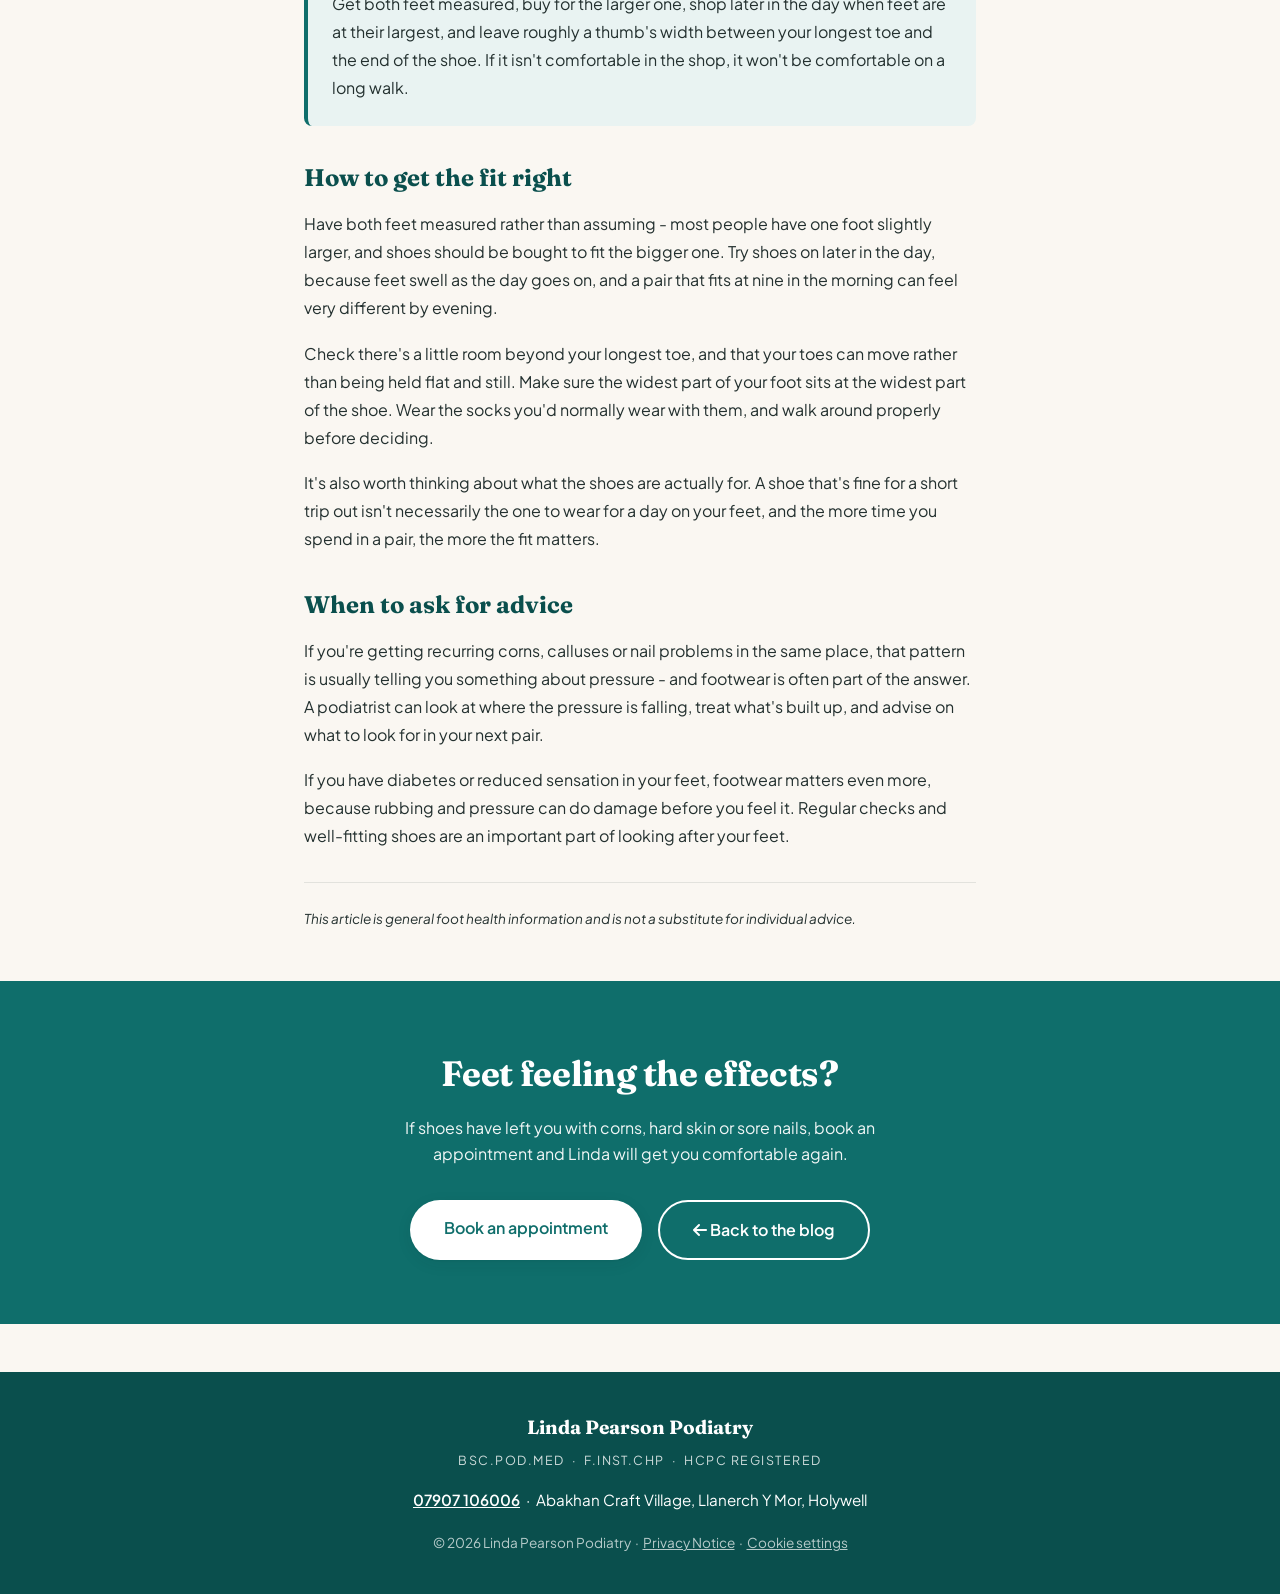
<file: blog-properly-fitted-shoes.html>
<!DOCTYPE html>
<html lang="en">
<head>
    <meta charset="UTF-8">
    <meta name="viewport" content="width=device-width, initial-scale=1.0">
    <title>The importance of properly fitted shoes - Linda Pearson Podiatry</title>
    <meta name="description" content="Why badly fitting shoes cause corns, calluses and ingrown toenails, how to measure your feet properly, and what to look for when buying shoes. Podiatry advice from North Wales.">
    <!-- Open Graph: controls what appears when the link is shared on
         Facebook, WhatsApp and LinkedIn. Image should be 1200x630. -->
    <meta property="og:type" content="article">
    <meta property="og:site_name" content="Linda Pearson Podiatry">
    <meta property="og:title" content="The importance of properly fitted shoes - Linda Pearson Podiatry">
    <meta property="og:description" content="Why badly fitting shoes cause corns, calluses and ingrown toenails, and how to get the fit right.">
    <meta property="og:image" content="https://www.lindapearsonpodiatry.com/images/og-image.png">
    <meta property="og:url" content="https://www.lindapearsonpodiatry.com/blog-properly-fitted-shoes">
    <link rel="icon" href="images/logo.png">
    <link rel="stylesheet"
          href="https://cdnjs.cloudflare.com/ajax/libs/font-awesome/6.5.2/css/all.min.css">
    <link rel="preconnect" href="https://fonts.googleapis.com">
    <link rel="preconnect" href="https://fonts.gstatic.com" crossorigin>
    <link href="https://fonts.googleapis.com/css2?family=Fraunces:opsz,wght@9..144,600;9..144,700&family=Plus+Jakarta+Sans:wght@400;500;600;700&display=swap"
          rel="stylesheet">
    <link rel="stylesheet" href="style.css">
</head>
<body>

    <header>
        <nav>
            <a href="index.html#home" class="logo">
                <img src="images/logo.png" alt="" class="logo-img">
                Linda Pearson Podiatry
            </a>
            <ul class="nav-links">
                <li><a href="treatments.html">Treatments</a></li>
                <li><a href="index.html#about">About</a></li>
                <li><a href="blog.html">Blog</a></li>
                <li><a href="book.html">Book</a></li>
            </ul>
            <div class="nav-social">
                <a href="#" aria-label="Facebook"><i class="fa-brands fa-facebook-f"></i></a>
                <a href="#" aria-label="WhatsApp"><i class="fa-brands fa-whatsapp"></i></a>
                <a href="mailto:lindapearsonchp@gmail.com" aria-label="Email us"><i class="fa-solid fa-envelope"></i></a>
            </div>
        </nav>
    </header>

    <!-- =========================================================
         DRAFT post for review. Linda to check and refine before
         publishing - particularly anything clinical.
         ========================================================= -->

    <article class="post">
        <p class="post-tag">Foot care tips</p>
        <h1>The importance of properly fitted shoes</h1>
        <p class="post-meta">
            <i class="fa-regular fa-clock"></i> 3 min read
            &nbsp;&middot;&nbsp; By Linda Pearson
        </p>

        <!-- PLACEHOLDER image: add images/blog-shoes.jpg -->
        <img src="images/blog-shoes.png"
             alt="A pair of comfortable, well-fitting shoes"
             class="post-image">

        <p class="post-lead">
            A surprising number of the foot problems seen in clinic can be
            traced back to the same thing: shoes that don't fit properly. The
            good news is that it's one of the easiest problems to put right.
        </p>

        <h2>What badly fitting shoes actually do</h2>
        <p>
            Feet are remarkably tolerant, which is part of the problem - a shoe
            that's slightly too tight rarely hurts straight away. It does its
            damage slowly, through repeated pressure and friction in the same
            spots, day after day.
        </p>
        <p>
            Over time that pressure is what builds corns and calluses: the skin
            thickens to protect itself, and eventually the thickened patch
            becomes uncomfortable in its own right. Tight shoes are also one of
            the most common contributors to ingrown toenails, squeezing the nail
            into the surrounding skin. Add rubbing at the heel or across the
            toes and you have blisters, sore spots and nails that take a
            battering.
        </p>

        <h2>The mistakes people make</h2>
        <p>
            The most common is assuming shoe size is fixed for life. It isn't -
            feet change over the years, and can spread or lengthen with age,
            weight change or pregnancy. Plenty of people are wearing the size
            they wore twenty years ago without ever rechecking.
        </p>
        <p>
            The second is buying on size alone and ignoring width. Two feet the
            same length can need very different widths, and a shoe that's the
            right length but too narrow will still cause trouble across the
            toes.
        </p>
        <p>
            The third is hoping shoes will "give". Leather does soften a little,
            but a shoe that pinches in the shop is a shoe that will cause
            problems later.
        </p>

        <div class="post-callout">
            <h3><i class="fa-solid fa-lightbulb"></i> The short version</h3>
            <p>
                Get both feet measured, buy for the larger one, shop later in
                the day when feet are at their largest, and leave roughly a
                thumb's width between your longest toe and the end of the shoe.
                If it isn't comfortable in the shop, it won't be comfortable
                on a long walk.
            </p>
        </div>

        <h2>How to get the fit right</h2>
        <p>
            Have both feet measured rather than assuming - most people have one
            foot slightly larger, and shoes should be bought to fit the bigger
            one. Try shoes on later in the day, because feet swell as the day
            goes on, and a pair that fits at nine in the morning can feel very
            different by evening.
        </p>
        <p>
            Check there's a little room beyond your longest toe, and that your
            toes can move rather than being held flat and still. Make sure the
            widest part of your foot sits at the widest part of the shoe. Wear
            the socks you'd normally wear with them, and walk around properly
            before deciding.
        </p>
        <p>
            It's also worth thinking about what the shoes are actually for. A
            shoe that's fine for a short trip out isn't necessarily the one to
            wear for a day on your feet, and the more time you spend in a pair,
            the more the fit matters.
        </p>

        <h2>When to ask for advice</h2>
        <p>
            If you're getting recurring corns, calluses or nail problems in the
            same place, that pattern is usually telling you something about
            pressure - and footwear is often part of the answer. A podiatrist
            can look at where the pressure is falling, treat what's built up,
            and advise on what to look for in your next pair.
        </p>
        <p>
            If you have diabetes or reduced sensation in your feet, footwear
            matters even more, because rubbing and pressure can do damage before
            you feel it. Regular checks and well-fitting shoes are an important
            part of looking after your feet.
        </p>

        <p class="post-source">
            This article is general foot health information and is not a
            substitute for individual advice.
            <!-- PLACEHOLDER: Linda may wish to add a source or reference -->
        </p>
    </article>

    <section class="cta-band">
        <h2>Feet feeling the effects?</h2>
        <p>
            If shoes have left you with corns, hard skin or sore nails, book
            an appointment and Linda will get you comfortable again.
        </p>
        <div class="cta-buttons">
            <a href="book.html" class="button">Book an appointment</a>
            <a href="blog.html" class="button button-outline">
                <i class="fa-solid fa-arrow-left"></i> Back to the blog
            </a>
        </div>
    </section>

    <footer>
        <p class="footer-name">Linda Pearson Podiatry</p>
        <p class="footer-creds">BSc.Pod.Med &nbsp;&middot;&nbsp; F.Inst.Chp &nbsp;&middot;&nbsp; HCPC registered</p>
        <p class="footer-contact">
            <a href="tel:+447907106006">07907 106006</a> &nbsp;&middot;&nbsp;
            Abakhan Craft Village, Llanerch Y Mor, Holywell
        </p>
        <p class="footer-copy">
            &copy; 2026 Linda Pearson Podiatry &nbsp;&middot;&nbsp;
            <a href="privacy.html">Privacy Notice</a> &nbsp;&middot;&nbsp;
            <a href="#" id="cookie-settings-link">Cookie settings</a>
        </p>
    </footer>

    <script src="script.js"></script>
    
    <!-- Cookie consent banner. Hidden until JavaScript decides
         whether the visitor has already made a choice. -->
    <div id="cookie-banner" class="cookie-banner" hidden>
        <div class="cookie-banner-inner">
            <p>
                We use a small number of cookies from Google to show our
                location map, load our fonts, and understand how the site
                is used. Nothing is used for advertising. See our
                <a href="privacy.html">Privacy Notice</a>.
            </p>
            <div class="cookie-buttons">
                <button type="button" id="cookie-accept" class="button">Accept</button>
                <button type="button" id="cookie-decline" class="button button-quiet">Decline</button>
            </div>
        </div>
    </div>
</body>
</html>
</file>
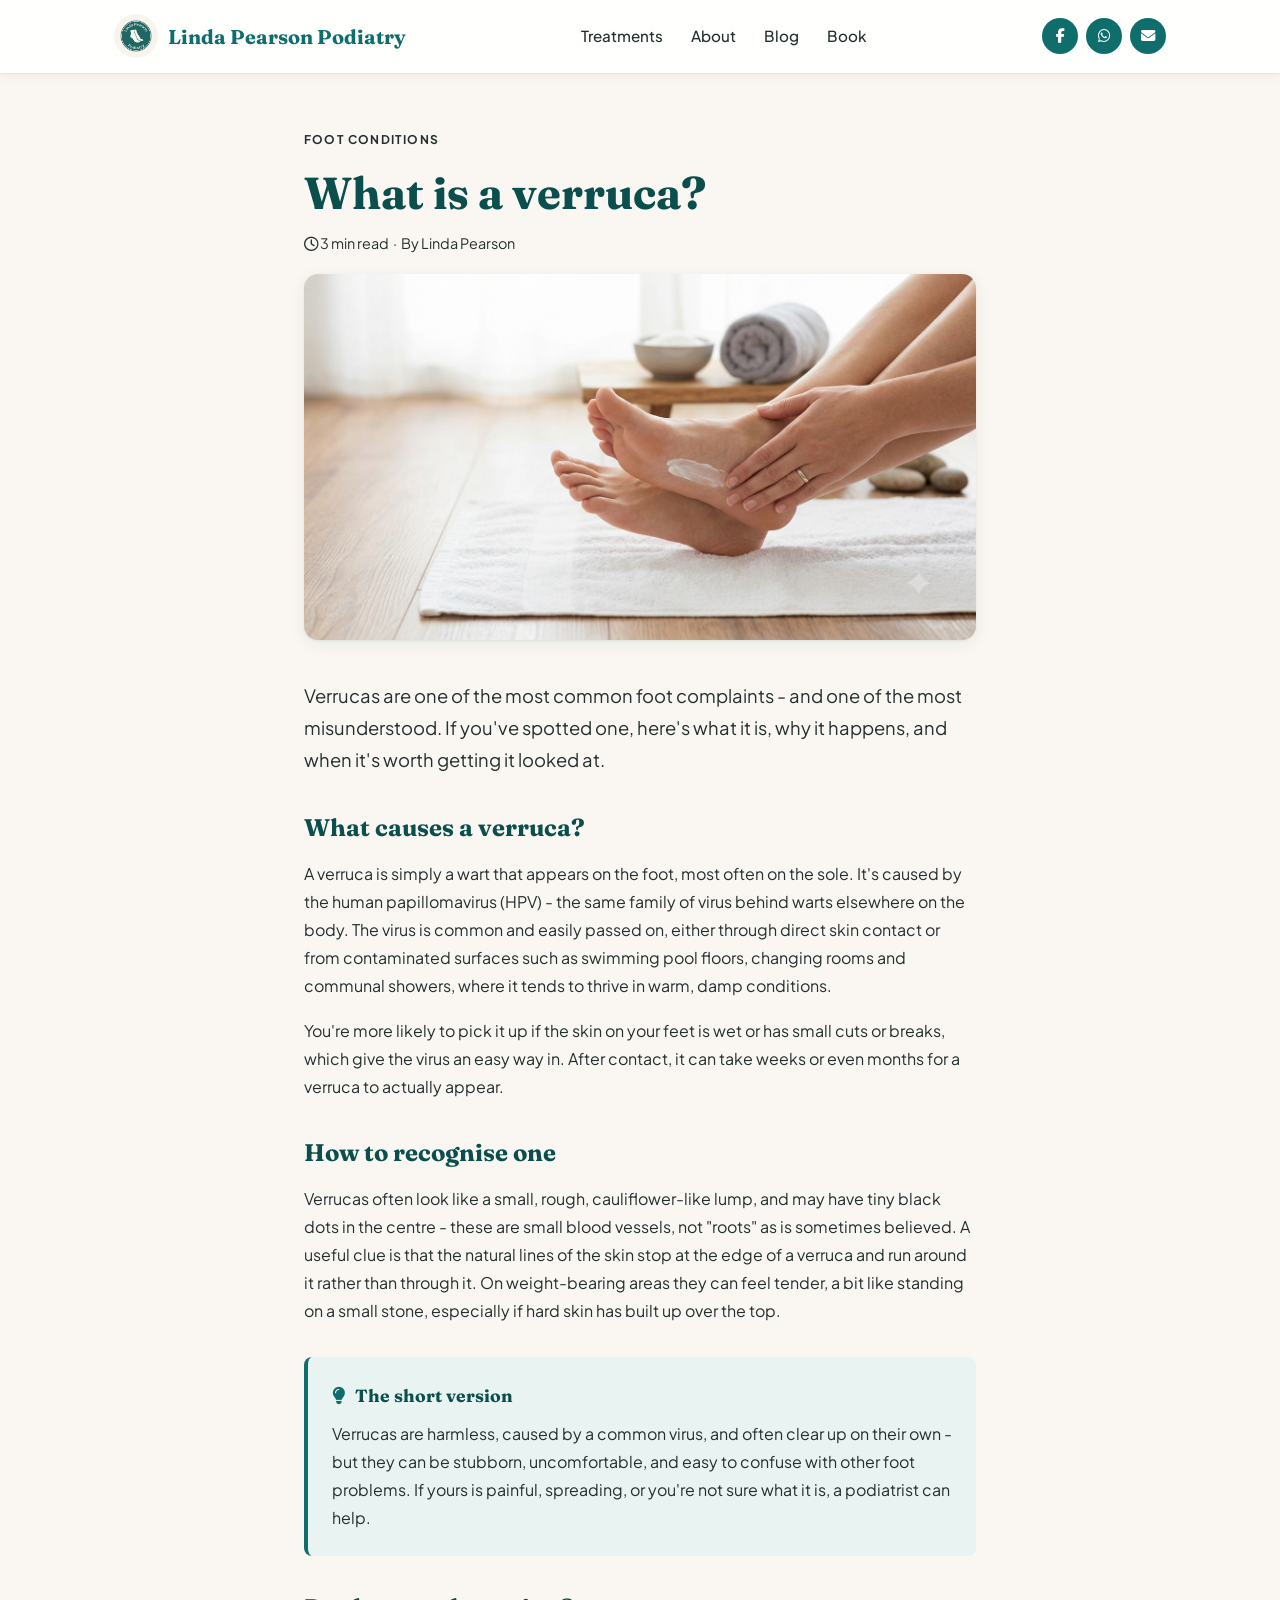
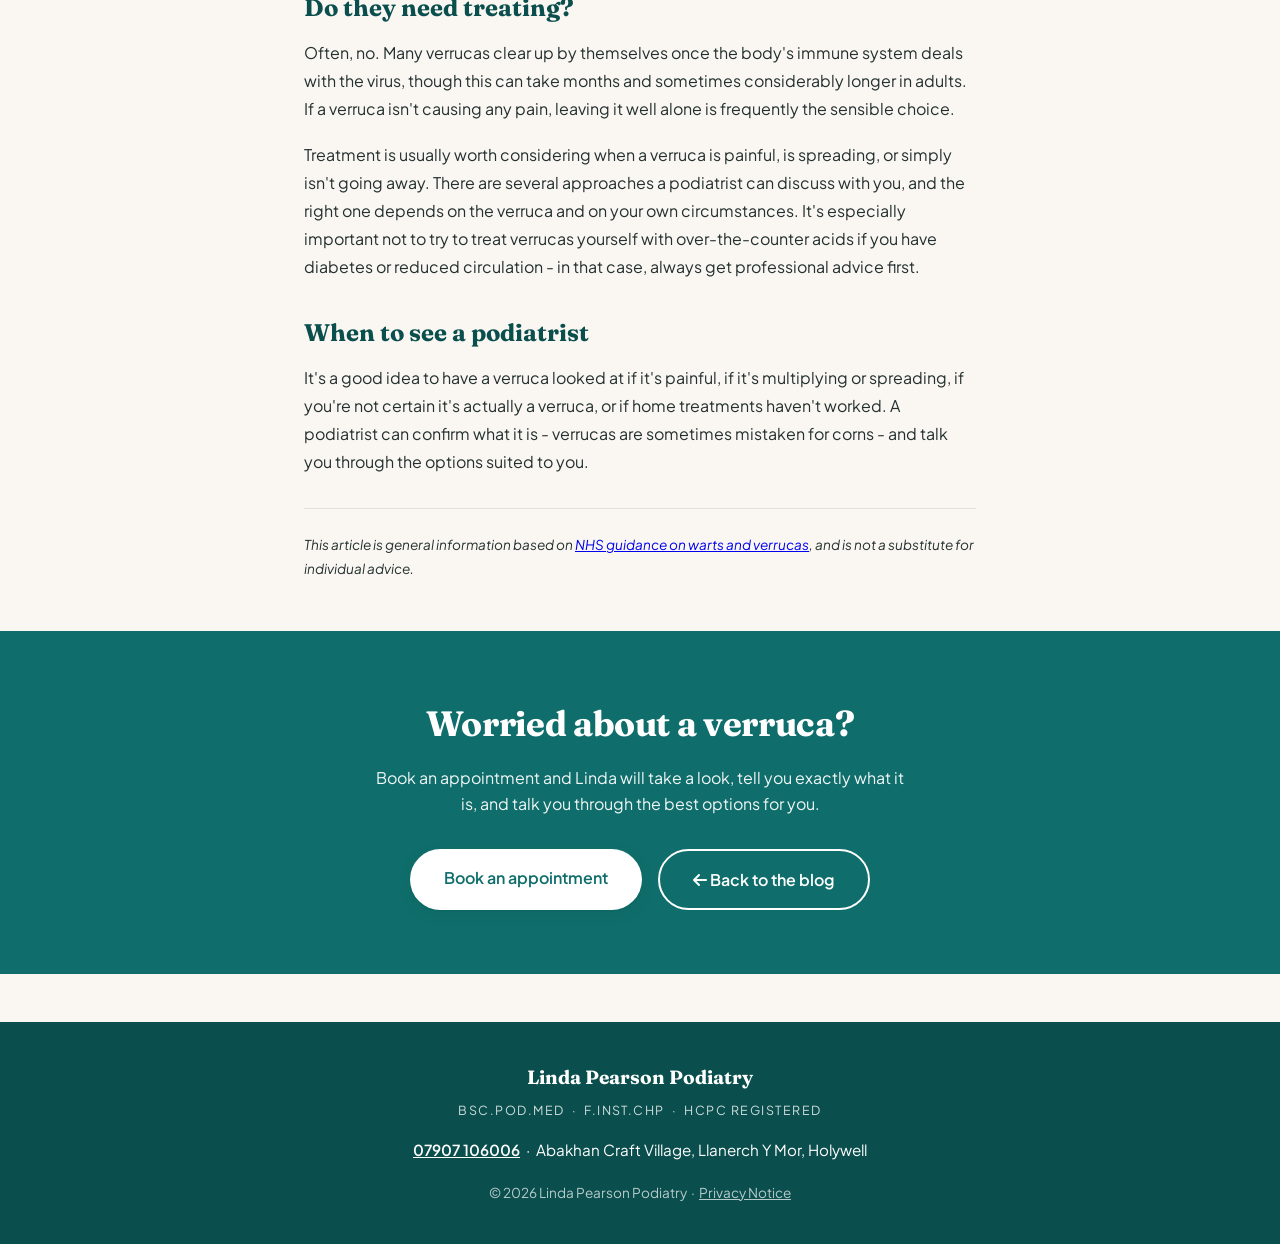
<file: blog-what-is-a-verruca.html>
<!DOCTYPE html>
<html lang="en">
<head>
    <meta charset="UTF-8">
    <meta name="viewport" content="width=device-width, initial-scale=1.0">
    <title>What is a verruca? - Linda Pearson Podiatry</title>
    <meta name="description" content="What causes verrucas, how to recognise one, how they're treated, and when to see a podiatrist. Foot health advice from a qualified podiatrist in North Wales.">
    <!-- Open Graph: controls what appears when the link is shared on
         Facebook, WhatsApp and LinkedIn. Image should be 1200x630. -->
    <meta property="og:type" content="article">
    <meta property="og:site_name" content="Linda Pearson Podiatry">
    <meta property="og:title" content="What is a verruca? - Linda Pearson Podiatry">
    <meta property="og:description" content="What causes verrucas, how to recognise one, how they're treated, and when to see a podiatrist.">
    <meta property="og:image" content="https://www.lindapearsonpodiatry.com/images/og-image.png">
    <meta property="og:url" content="https://www.lindapearsonpodiatry.com/blog-what-is-a-verruca">
    <link rel="icon" href="images/logo.png">
    <link rel="stylesheet"
          href="https://cdnjs.cloudflare.com/ajax/libs/font-awesome/6.5.2/css/all.min.css">
    <link rel="preconnect" href="https://fonts.googleapis.com">
    <link rel="preconnect" href="https://fonts.gstatic.com" crossorigin>
    <link href="https://fonts.googleapis.com/css2?family=Fraunces:opsz,wght@9..144,600;9..144,700&family=Plus+Jakarta+Sans:wght@400;500;600;700&display=swap"
          rel="stylesheet">
    <link rel="stylesheet" href="style.css">
</head>
<body>

    <header>
        <nav>
            <a href="index.html#home" class="logo">
                <img src="images/logo.png" alt="" class="logo-img">
                Linda Pearson Podiatry
            </a>
            <ul class="nav-links">
                <li><a href="treatments.html">Treatments</a></li>
                <li><a href="index.html#about">About</a></li>
                <li><a href="blog.html">Blog</a></li>
                <li><a href="book.html">Book</a></li>
            </ul>
            <div class="nav-social">
                <a href="#" aria-label="Facebook"><i class="fa-brands fa-facebook-f"></i></a>
                <a href="#" aria-label="WhatsApp"><i class="fa-brands fa-whatsapp"></i></a>
                <a href="mailto:lindapearsonchp@gmail.com" aria-label="Email us"><i class="fa-solid fa-envelope"></i></a>
            </div>
        </nav>
    </header>

    <!-- =========================================================
         DRAFT proof-of-concept post. Paraphrased from NHS sources
         for review only. Linda to check all clinical wording, and
         the NHS reference link to be confirmed, before publishing.
         ========================================================= -->

    <article class="post">
        <p class="post-tag">Foot conditions</p>
        <h1>What is a verruca?</h1>
        <p class="post-meta">
            <i class="fa-regular fa-clock"></i> 3 min read
            &nbsp;&middot;&nbsp; By Linda Pearson
        </p>

        <img src="images/blog-verruca.png"
             alt="image of a woman's feet in a yoga studio style setting with cream soaking into the woman's skin"
             class="post-image">

        <p class="post-lead">
            Verrucas are one of the most common foot complaints - and one of the
            most misunderstood. If you've spotted one, here's what it is, why it
            happens, and when it's worth getting it looked at.
        </p>

        <h2>What causes a verruca?</h2>
        <p>
            A verruca is simply a wart that appears on the foot, most often on
            the sole. It's caused by the human papillomavirus (HPV) - the same
            family of virus behind warts elsewhere on the body. The virus is
            common and easily passed on, either through direct skin contact or
            from contaminated surfaces such as swimming pool floors, changing
            rooms and communal showers, where it tends to thrive in warm, damp
            conditions.
        </p>
        <p>
            You're more likely to pick it up if the skin on your feet is wet or
            has small cuts or breaks, which give the virus an easy way in. After
            contact, it can take weeks or even months for a verruca to actually
            appear.
        </p>

        <h2>How to recognise one</h2>
        <p>
            Verrucas often look like a small, rough, cauliflower-like lump, and
            may have tiny black dots in the centre - these are small blood
            vessels, not "roots" as is sometimes believed. A useful clue is that
            the natural lines of the skin stop at the edge of a verruca and run
            around it rather than through it. On weight-bearing areas they can
            feel tender, a bit like standing on a small stone, especially if hard
            skin has built up over the top.
        </p>

        <div class="post-callout">
            <h3><i class="fa-solid fa-lightbulb"></i> The short version</h3>
            <p>
                Verrucas are harmless, caused by a common virus, and often clear
                up on their own - but they can be stubborn, uncomfortable, and
                easy to confuse with other foot problems. If yours is painful,
                spreading, or you're not sure what it is, a podiatrist can help.
            </p>
        </div>

        <h2>Do they need treating?</h2>
        <p>
            Often, no. Many verrucas clear up by themselves once the body's
            immune system deals with the virus, though this can take months and
            sometimes considerably longer in adults. If a verruca isn't causing
            any pain, leaving it well alone is frequently the sensible choice.
        </p>
        <p>
            Treatment is usually worth considering when a verruca is painful, is
            spreading, or simply isn't going away. There are several approaches a
            podiatrist can discuss with you, and the right one depends on the
            verruca and on your own circumstances. It's especially important not
            to try to treat verrucas yourself with over-the-counter acids if you
            have diabetes or reduced circulation - in that case, always get
            professional advice first.
        </p>

        <h2>When to see a podiatrist</h2>
        <p>
            It's a good idea to have a verruca looked at if it's painful, if it's
            multiplying or spreading, if you're not certain it's actually a
            verruca, or if home treatments haven't worked. A podiatrist can
            confirm what it is - verrucas are sometimes mistaken for corns - and
            talk you through the options suited to you.
        </p>

        <p class="post-source">
            This article is general information based on
            <a href="https://www.nhs.uk/conditions/warts-and-verrucas/" target="_blank" rel="noopener">NHS guidance on warts and verrucas</a>,
            and is not a substitute for individual advice.
        </p>
    </article>

    <!-- Closing CTA -->
    <section class="cta-band">
        <h2>Worried about a verruca?</h2>
        <p>
            Book an appointment and Linda will take a look, tell you exactly
            what it is, and talk you through the best options for you.
        </p>
        <div class="cta-buttons">
            <a href="book.html" class="button">Book an appointment</a>
            <a href="blog.html" class="button button-outline">
                <i class="fa-solid fa-arrow-left"></i> Back to the blog
            </a>
        </div>
    </section>

    <footer>
        <p class="footer-name">Linda Pearson Podiatry</p>
        <p class="footer-creds">BSc.Pod.Med &nbsp;&middot;&nbsp; F.Inst.Chp &nbsp;&middot;&nbsp; HCPC registered</p>
        <p class="footer-contact">
            <a href="tel:+447907106006">07907 106006</a> &nbsp;&middot;&nbsp;
            Abakhan Craft Village, Llanerch Y Mor, Holywell
        </p>
        <p class="footer-copy">
            &copy; 2026 Linda Pearson Podiatry &nbsp;&middot;&nbsp;
            <a href="privacy.html">Privacy Notice</a>
        </p>
    </footer>

    <!-- Cookie consent banner. Hidden until JavaScript decides
         whether the visitor has already made a choice. -->
    <div id="cookie-banner" class="cookie-banner" hidden>
        <div class="cookie-banner-inner">
            <p>
                We use a small number of cookies from Google to show our
                location map, load our fonts, and understand how the site
                is used. Nothing is used for advertising. See our
                <a href="privacy.html">Privacy Notice</a>.
            </p>
            <div class="cookie-buttons">
                <button type="button" id="cookie-accept" class="button">Accept</button>
                <button type="button" id="cookie-decline" class="button button-quiet">Decline</button>
            </div>
        </div>
    </div>

</body>
</html>
</file>
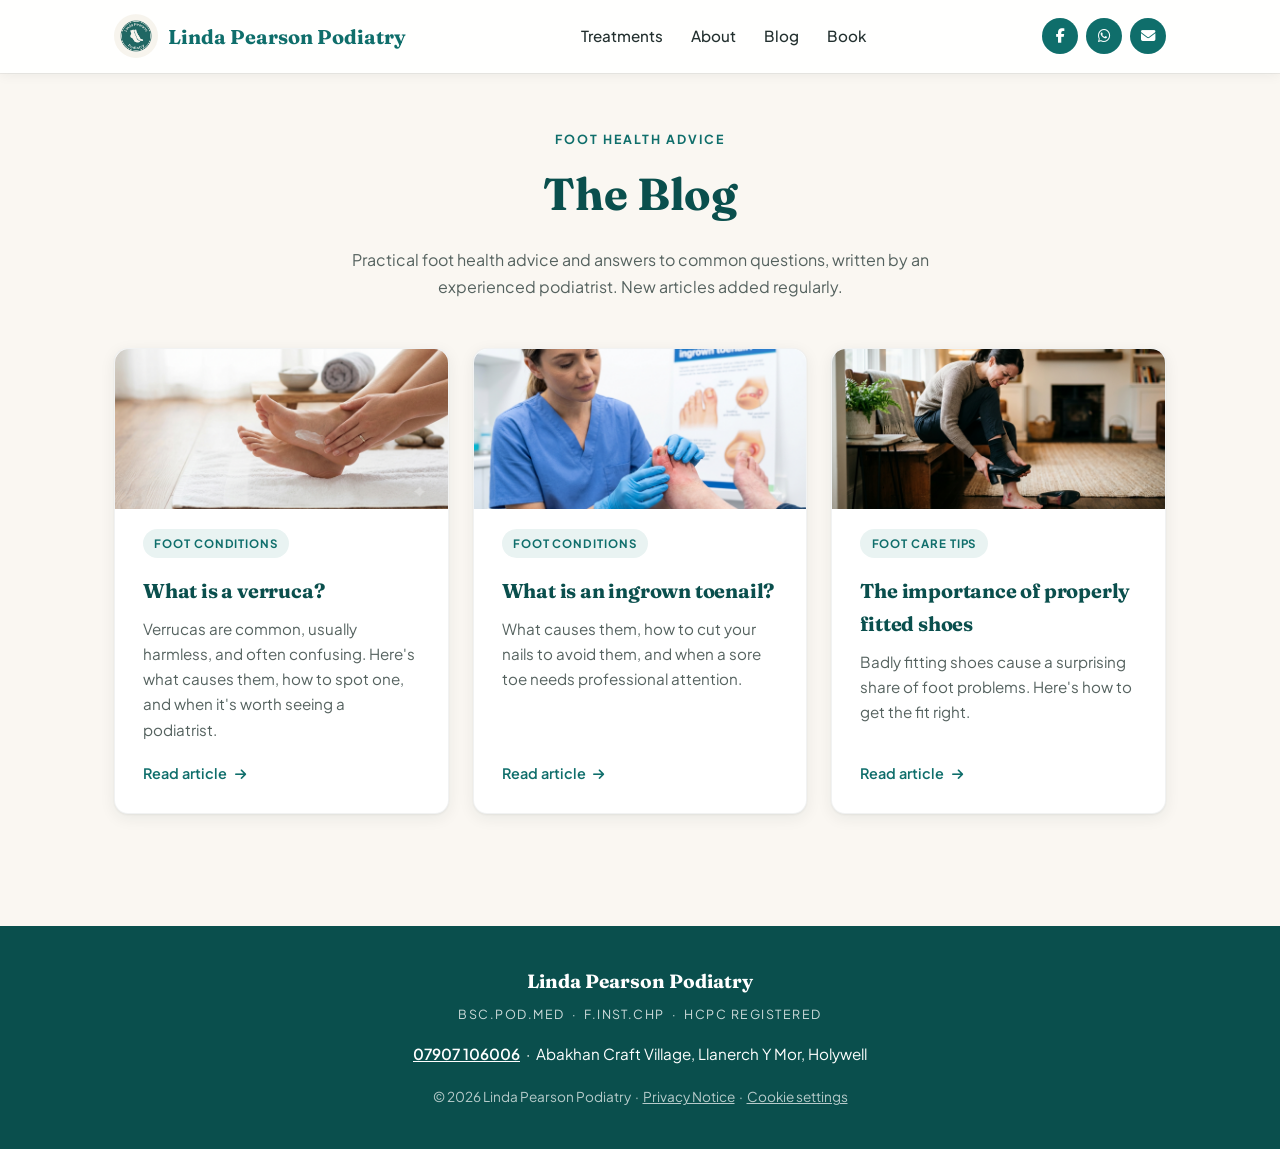
<file: blog.html>
<!DOCTYPE html>
<html lang="en">
<head>
    <meta charset="UTF-8">
    <meta name="viewport" content="width=device-width, initial-scale=1.0">
    <title>Foot Health Blog - Linda Pearson Podiatry, North Wales</title>
    <meta name="description" content="Foot health advice and articles from Linda Pearson Podiatry, a private podiatry practice in North Wales. Guidance on verrucae, corns, nail care and more.">
    <!-- Open Graph: controls what appears when the link is shared on
         Facebook, WhatsApp and LinkedIn. Image should be 1200x630. -->
    <meta property="og:type" content="website">
    <meta property="og:site_name" content="Linda Pearson Podiatry">
    <meta property="og:title" content="Foot Health Blog - Linda Pearson Podiatry">
    <meta property="og:description" content="Foot health advice and articles from a qualified podiatrist in North Wales. Guidance on verrucae, corns, nail care and more.">
    <meta property="og:image" content="https://www.lindapearsonpodiatry.com/images/og-image.png">
    <meta property="og:url" content="https://www.lindapearsonpodiatry.com/blog">
    <link rel="icon" href="images/logo.png">
    <link rel="stylesheet"
          href="https://cdnjs.cloudflare.com/ajax/libs/font-awesome/6.5.2/css/all.min.css">
    <link rel="preconnect" href="https://fonts.googleapis.com">
    <link rel="preconnect" href="https://fonts.gstatic.com" crossorigin>
    <link href="https://fonts.googleapis.com/css2?family=Fraunces:opsz,wght@9..144,600;9..144,700&family=Plus+Jakarta+Sans:wght@400;500;600;700&display=swap"
          rel="stylesheet">
    <link rel="stylesheet" href="style.css">
</head>
<body>

    <header>
        <nav>
            <a href="index.html#home" class="logo">
                <img src="images/logo.png" alt="" class="logo-img">
                Linda Pearson Podiatry
            </a>
            <ul class="nav-links">
                <li><a href="treatments.html">Treatments</a></li>
                <li><a href="index.html#about">About</a></li>
                <li><a href="blog.html">Blog</a></li>
                <li><a href="book.html">Book</a></li>
            </ul>
            <div class="nav-social">
                <a href="https://www.facebook.com/profile.php?id=61552832072055" aria-label="Facebook"><i class="fa-brands fa-facebook-f"></i></a>
                <a href="https://wa.me/447907106006" aria-label="WhatsApp"><i class="fa-brands fa-whatsapp"></i></a>
                <a href="mailto:lindapearsonchp@gmail.com" aria-label="Email us"><i class="fa-solid fa-envelope"></i></a>
            </div>
        </nav>
    </header>

    <section class="blog-hero">
        <p class="eyebrow">Foot health advice</p>
        <h1>The Blog</h1>
        <p class="blog-intro">
            Practical foot health advice and answers to common questions,
            written by an experienced podiatrist. New articles added regularly.
        </p>
    </section>

    <section class="blog-grid-section">
        <div class="blog-grid">

            <!-- A published post: the whole card is a link -->
            <a href="blog-what-is-a-verruca.html" class="blog-card">
                <img src="images/blog-verruca.png" alt="image of a woman's feet in a yoga studio style setting with cream soaking into the woman's skin" class="blog-card-image">
                <div class="blog-card-tag">Foot conditions</div>
                <h2>What is a verruca?</h2>
                <p>
                    Verrucas are common, usually harmless, and often confusing.
                    Here's what causes them, how to spot one, and when it's
                    worth seeing a podiatrist.
                </p>
                <span class="blog-card-more">Read article <i class="fa-solid fa-arrow-right"></i></span>
            </a>

            <a href="blog-ingrown-toenail.html" class="blog-card">
                <img src="images/blog-ingrown.png" alt="" class="blog-card-image">
                <div class="blog-card-tag">Foot conditions</div>
                <h2>What is an ingrown toenail?</h2>
                <p>
                    What causes them, how to cut your nails to avoid them,
                    and when a sore toe needs professional attention.
                </p>
                <span class="blog-card-more">Read article <i class="fa-solid fa-arrow-right"></i></span>
            </a>

            <a href="blog-properly-fitted-shoes.html" class="blog-card">
                <img src="images/blog-shoes.png" alt="" class="blog-card-image">
                <div class="blog-card-tag">Foot care tips</div>
                <h2>The importance of properly fitted shoes</h2>
                <p>
                    Badly fitting shoes cause a surprising share of foot
                    problems. Here's how to get the fit right.
                </p>
                <span class="blog-card-more">Read article <i class="fa-solid fa-arrow-right"></i></span>
            </a>
        </div>
    </section>

    <footer>
        <p class="footer-name">Linda Pearson Podiatry</p>
        <p class="footer-creds">BSc.Pod.Med &nbsp;&middot;&nbsp; F.Inst.Chp &nbsp;&middot;&nbsp; HCPC registered</p>
        <p class="footer-contact">
            <a href="tel:+447907106006">07907 106006</a> &nbsp;&middot;&nbsp;
            Abakhan Craft Village, Llanerch Y Mor, Holywell
        </p>
        <p class="footer-copy">
            &copy; 2026 Linda Pearson Podiatry &nbsp;&middot;&nbsp;
            <a href="privacy.html">Privacy Notice</a> &nbsp;&middot;&nbsp;
            <a href="#" id="cookie-settings-link">Cookie settings</a>
        </p>
    </footer>

    <!-- Cookie consent banner. Hidden until JavaScript decides
         whether the visitor has already made a choice. -->
    <div id="cookie-banner" class="cookie-banner" hidden>
        <div class="cookie-banner-inner">
            <p>
                We use a small number of cookies from Google to show our
                location map, load our fonts, and understand how the site
                is used. Nothing is used for advertising. See our
                <a href="privacy.html">Privacy Notice</a>.
            </p>
            <div class="cookie-buttons">
                <button type="button" id="cookie-accept" class="button">Accept</button>
                <button type="button" id="cookie-decline" class="button button-quiet">Decline</button>
            </div>
        </div>
    </div>

    <!-- JavaScript loads last, after the page content exists -->
    <script src="script.js"></script>

</body>
</html>
</file>
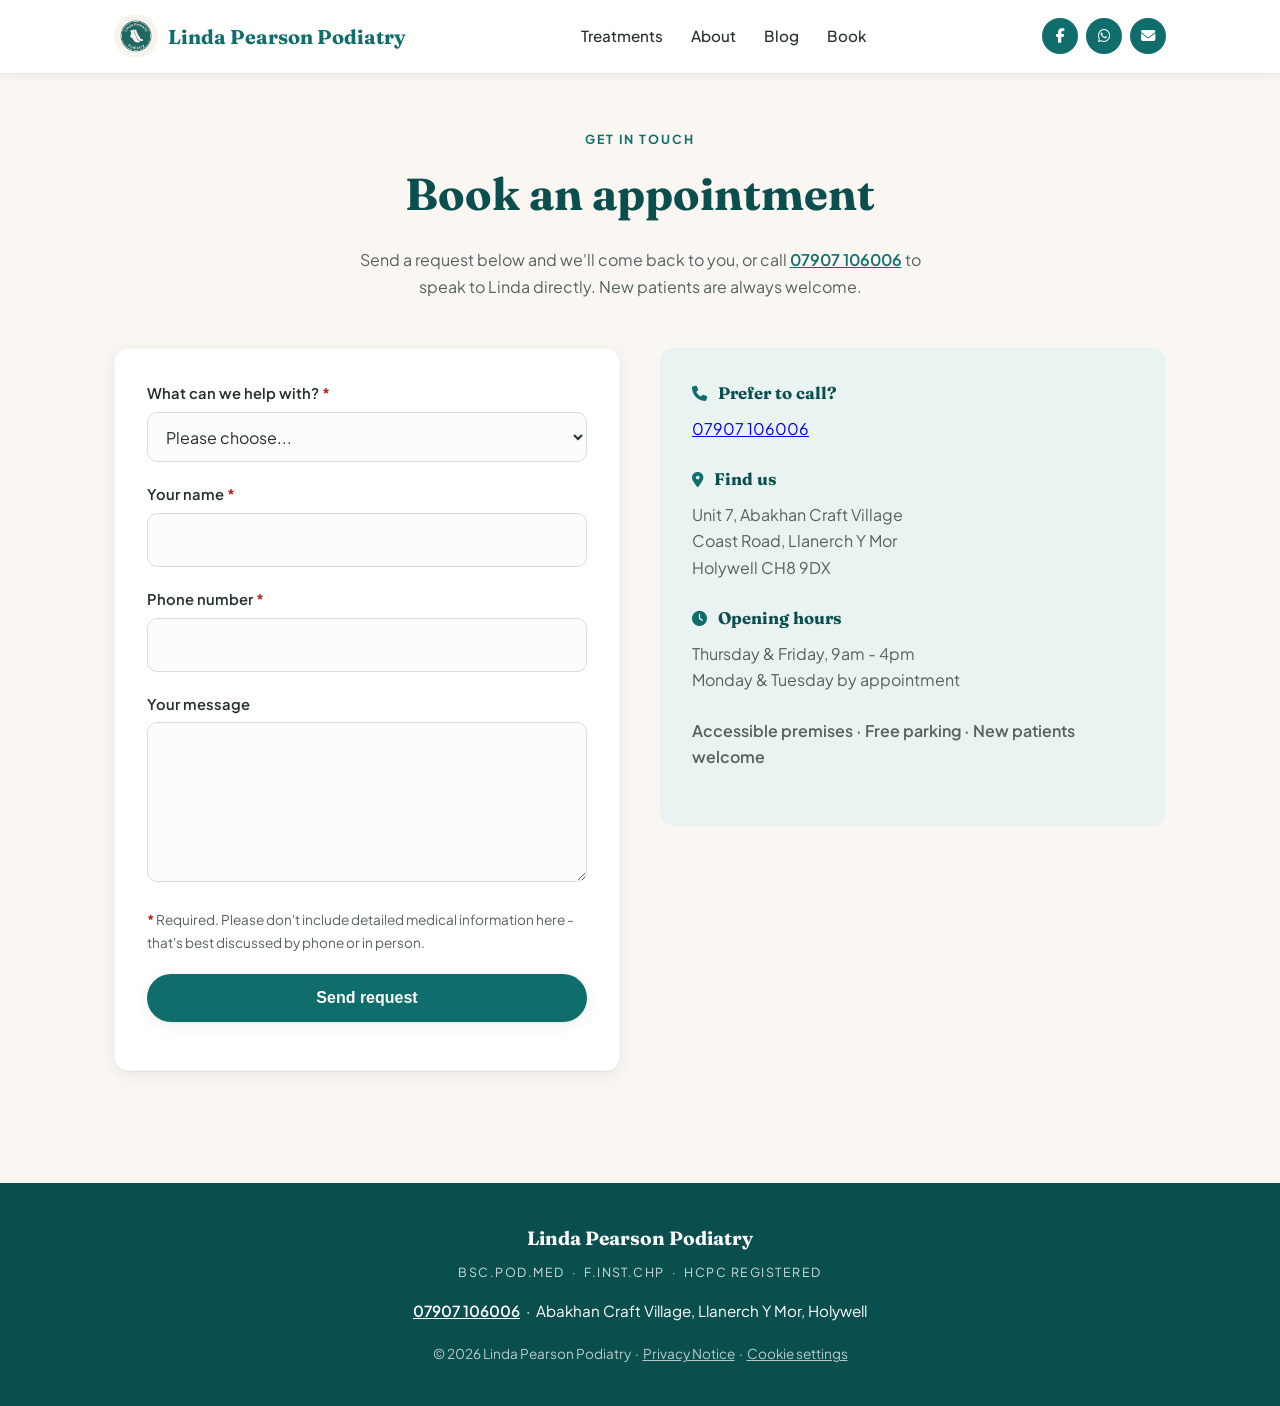
<file: book.html>
<!DOCTYPE html>
<html lang="en">
<head>
    <meta charset="UTF-8">
    <meta name="viewport" content="width=device-width, initial-scale=1.0">
    <!-- Open Graph: controls what appears when the link is shared on
         Facebook, WhatsApp and LinkedIn. Image should be 1200x630. -->
    <meta property="og:type" content="website">
    <meta property="og:site_name" content="Linda Pearson Podiatry">
    <meta property="og:title" content="Book an appointment - Linda Pearson Podiatry">
    <meta property="og:description" content="Book an appointment with Linda Pearson Podiatry in North Wales, or ask a question.">
    <meta property="og:image" content="https://www.lindapearsonpodiatry.com/images/og-image.png">
    <meta property="og:url" content="https://www.lindapearsonpodiatry.com/book">
    <title>Book an appointment - Linda Pearson Podiatry</title>
    <meta name="description" content="Book an appointment with Linda Pearson Podiatry in North Wales, or ask a question. Private podiatry practice at Abakhan Craft Village, Holywell.">

    <link rel="icon" href="images/logo.png">
    <link rel="stylesheet"
          href="https://cdnjs.cloudflare.com/ajax/libs/font-awesome/6.5.2/css/all.min.css">
    <link rel="preconnect" href="https://fonts.googleapis.com">
    <link rel="preconnect" href="https://fonts.gstatic.com" crossorigin>
    <link href="https://fonts.googleapis.com/css2?family=Fraunces:opsz,wght@9..144,600;9..144,700&family=Plus+Jakarta+Sans:wght@400;500;600;700&display=swap"
          rel="stylesheet">
    <link rel="stylesheet" href="style.css">
</head>
<body>

    <header>
        <nav>
            <a href="index.html#home" class="logo">
                <img src="images/logo.png" alt="" class="logo-img">
                Linda Pearson Podiatry
            </a>
            <ul class="nav-links">
                <li><a href="treatments.html">Treatments</a></li>
                <li><a href="index.html#about">About</a></li>
                <li><a href="blog.html">Blog</a></li>
                <li><a href="book.html">Book</a></li>
            </ul>
            <div class="nav-social">
                <a href="https://www.facebook.com/profile.php?id=61552832072055" aria-label="Facebook"><i class="fa-brands fa-facebook-f"></i></a>
                <a href="https://wa.me/447907106006" aria-label="WhatsApp"><i class="fa-brands fa-whatsapp"></i></a>
                <a href="mailto:lindapearsonchp@gmail.com" aria-label="Email us"><i class="fa-solid fa-envelope"></i></a>
            </div>
        </nav>
    </header>

    <section class="book-hero">
        <p class="eyebrow">Get in touch</p>
        <h1>Book an appointment</h1>
        <p class="book-intro">
            Send a request below and we'll come back to you, or call
            <a href="tel:+447907106006">07907 106006</a> to speak to Linda
            directly. New patients are always welcome.
        </p>
    </section>

    <section class="book-section">
        <div class="contact-grid">

            <form id="contact-form" name="contact" method="POST"
                  data-netlify="true" netlify-honeypot="bot-field">
                <input type="hidden" name="form-name" value="contact">
                <p hidden><label>Don't fill this in: <input name="bot-field"></label></p>

                <div class="form-field">
                    <label for="enquiry">What can we help with? <span class="req">*</span></label>
                    <select id="enquiry" name="enquiry" required>
                        <option value="">Please choose...</option>
                        <option value="Booking request">Booking request</option>
                        <option value="A question for Linda">A question for Linda</option>
                    </select>
                </div>

                <!-- Only shown when "Booking request" is chosen.
                     JavaScript adds/removes the "hidden" attribute. -->
                <div class="form-field" id="treatment-field" hidden>
                    <label for="treatment">Which treatment?</label>
                    <select id="treatment" name="treatment">
                        <option value="">Not sure / please advise</option>
                        <option value="Full treatment">Full treatment</option>
                        <option value="Nails only">Nails only</option>
                        <option value="Ingrown toenails">Ingrown toenails</option>
                        <option value="Corn &amp; callus removal">Corn &amp; callus removal</option>
                        <option value="Verrucae treatment">Verrucae treatment</option>
                        <option value="Diabetic foot care">Diabetic foot care</option>
                        <option value="Fungal &amp; damaged nail reconstruction">Fungal &amp; damaged nail reconstruction</option>
                        <option value="Paraffin wax treatment">Paraffin wax treatment</option>
                    </select>
                </div>

                <div class="form-field">
                    <label for="name">Your name <span class="req">*</span></label>
                    <input type="text" id="name" name="name" required>
                </div>

                <div class="form-field">
                    <label for="phone">Phone number <span class="req">*</span></label>
                    <input type="tel" id="phone" name="phone" required>
                </div>

                <div class="form-field">
                    <label for="message">Your message</label>
                    <textarea id="message" name="message" rows="5"></textarea>
                </div>

                <p class="form-note">
                    <span class="req">*</span> Required. Please don't include
                    detailed medical information here - that's best discussed
                    by phone or in person.
                </p>

                <button type="submit" class="button">Send request</button>

                <p id="form-status"></p>
            </form>

            <div class="contact-details">
                <h3><i class="fa-solid fa-phone"></i> Prefer to call?</h3>
                <p>
                    <a href="tel:+447907106006">07907 106006</a>
                </p>

                <h3><i class="fa-solid fa-location-dot"></i> Find us</h3>
                <p>
                    Unit 7, Abakhan Craft Village<br>
                    Coast Road, Llanerch Y Mor<br>
                    Holywell CH8 9DX
                </p>

                <h3><i class="fa-solid fa-clock"></i> Opening hours</h3>
                <p>
                    Thursday &amp; Friday, 9am - 4pm<br>
                    Monday &amp; Tuesday by appointment
                </p>

                <p class="reassurance">
                    Accessible premises &middot; Free parking &middot;
                    New patients welcome
                </p>
            </div>

        </div>
    </section>

    <footer>
        <p class="footer-name">Linda Pearson Podiatry</p>
        <p class="footer-creds">BSc.Pod.Med &nbsp;&middot;&nbsp; F.Inst.Chp &nbsp;&middot;&nbsp; HCPC registered</p>
        <p class="footer-contact">
            <a href="tel:+447907106006">07907 106006</a> &nbsp;&middot;&nbsp;
            Abakhan Craft Village, Llanerch Y Mor, Holywell
        </p>
        <p class="footer-copy">
            &copy; 2026 Linda Pearson Podiatry &nbsp;&middot;&nbsp;
            <a href="privacy.html">Privacy Notice</a> &nbsp;&middot;&nbsp;
            <a href="#" id="cookie-settings-link">Cookie settings</a>
        </p>
    </footer>

    <div id="cookie-banner" class="cookie-banner" hidden>
        <div class="cookie-banner-inner">
            <p>
                We use a small number of cookies from Google to show our
                location map, load our fonts, and understand how the site
                is used. Nothing is used for advertising. See our
                <a href="privacy.html">Privacy Notice</a>.
            </p>
            <div class="cookie-buttons">
                <button type="button" id="cookie-accept" class="button">Accept</button>
                <button type="button" id="cookie-decline" class="button button-quiet">Decline</button>
            </div>
        </div>
    </div>

    <script src="script.js"></script>
</body>
</html>
</file>
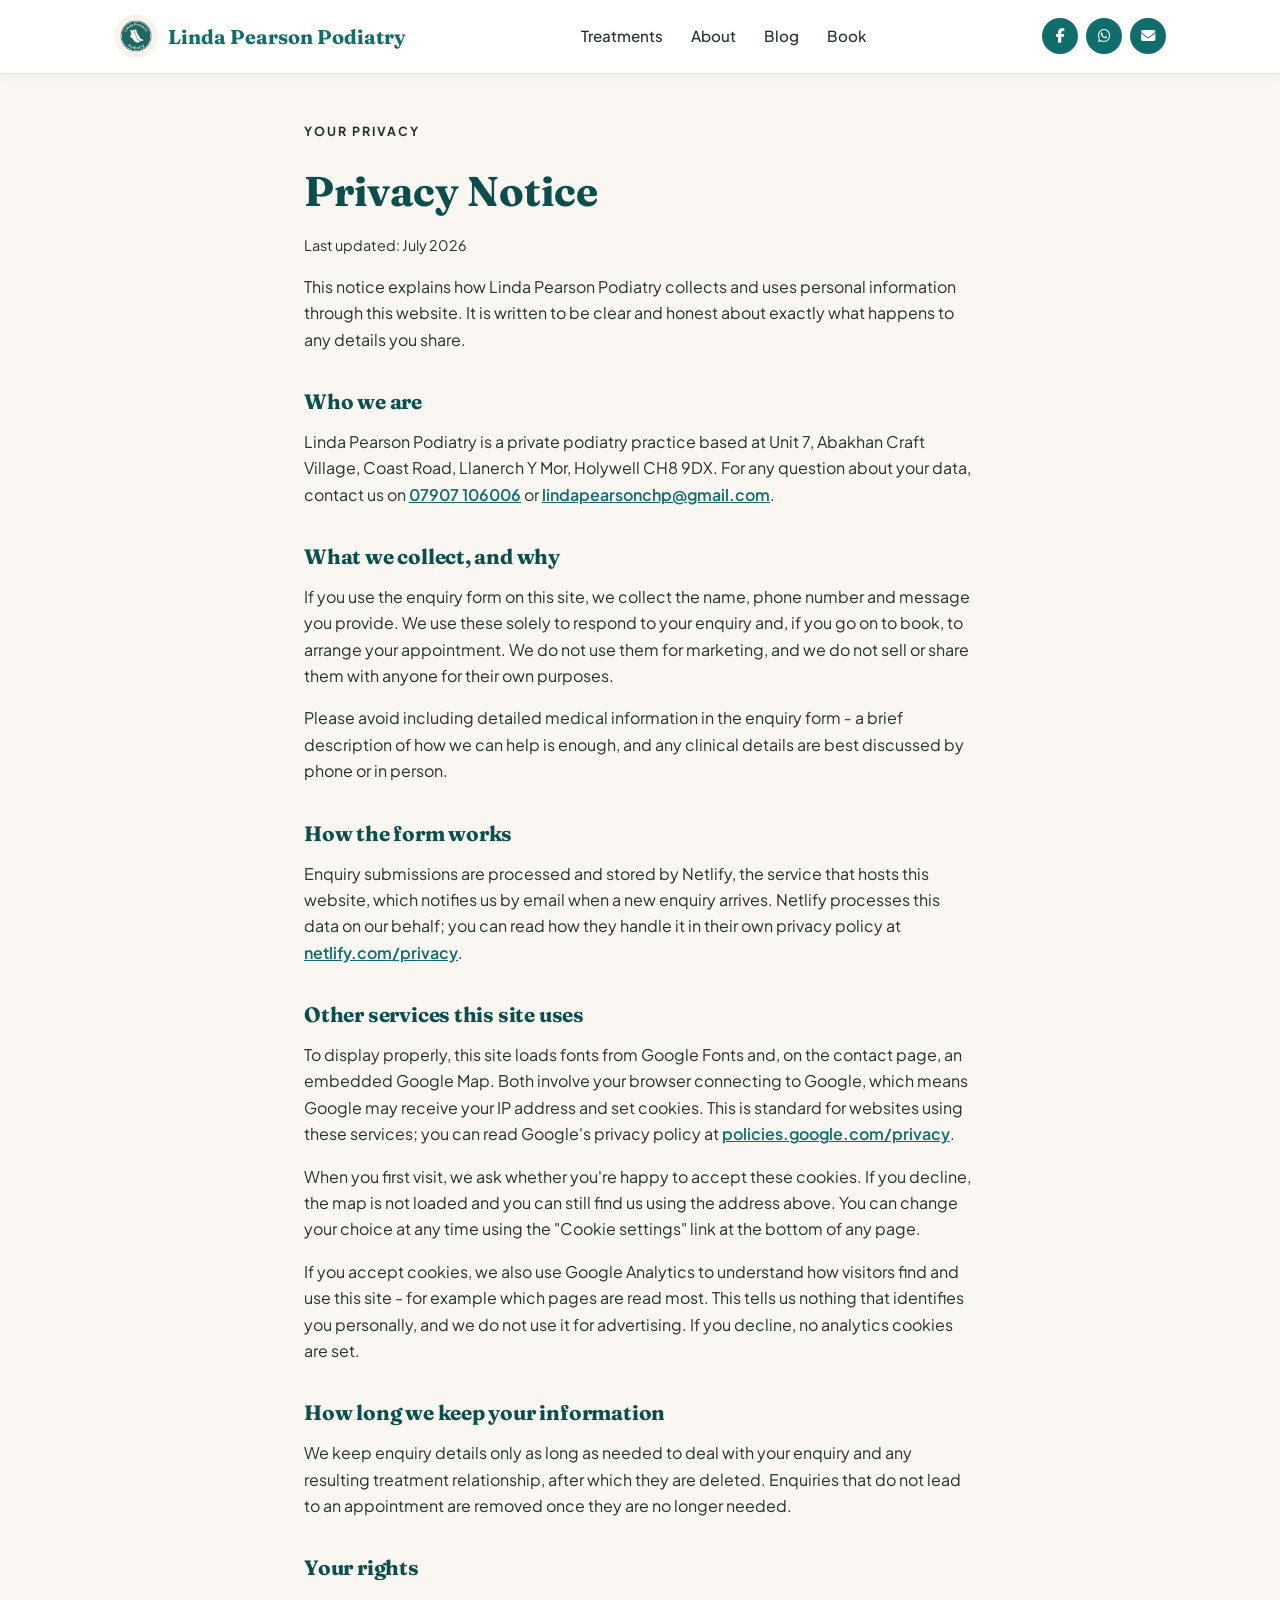
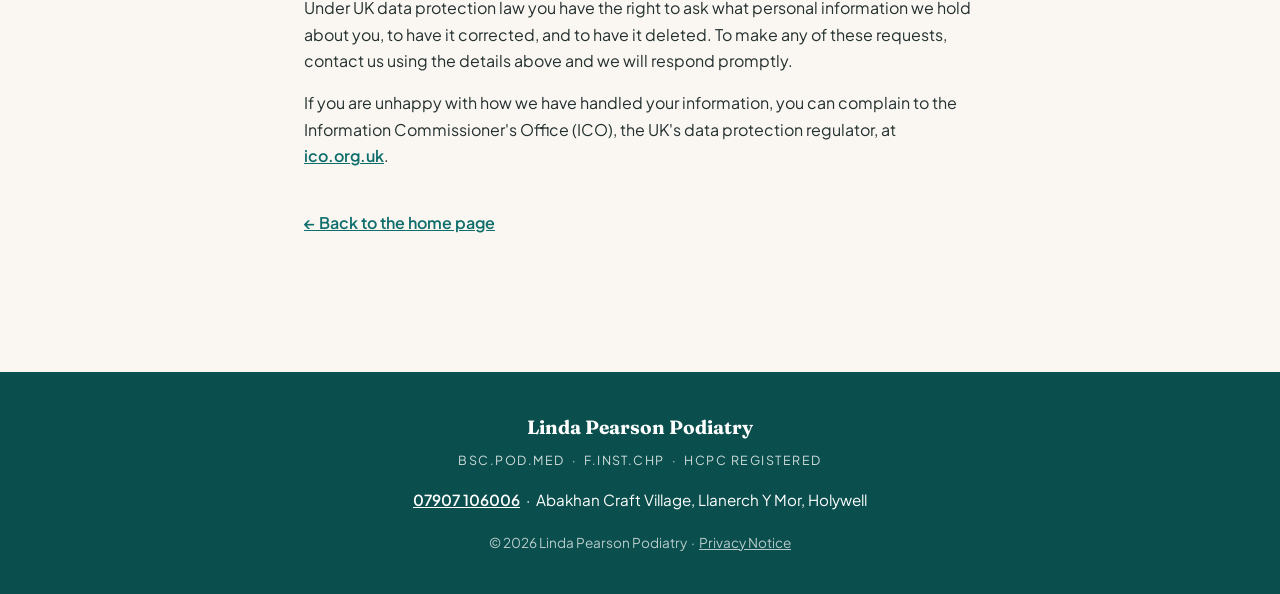
<file: privacy.html>
<!DOCTYPE html>
<html lang="en">
<head>
    <meta charset="UTF-8">
    <meta name="viewport" content="width=device-width, initial-scale=1.0">
    <title>Privacy Notice — Linda Pearson Podiatry</title>

    <link rel="icon" href="images/logo.png">
    <link rel="stylesheet"
          href="https://cdnjs.cloudflare.com/ajax/libs/font-awesome/6.5.2/css/all.min.css">
    <link rel="preconnect" href="https://fonts.googleapis.com">
    <link rel="preconnect" href="https://fonts.gstatic.com" crossorigin>
    <link href="https://fonts.googleapis.com/css2?family=Fraunces:opsz,wght@9..144,600;9..144,700&family=Plus+Jakarta+Sans:wght@400;500;600;700&display=swap"
          rel="stylesheet">
    <link rel="stylesheet" href="style.css">
</head>
<body>

    <!-- Navigation bar. The links point back to the home page's
         sections using index.html#section, because we're now on
         a different page. -->
    <header>
        <nav>
            <a href="index.html#home" class="logo">
                <img src="images/logo.png" alt="" class="logo-img">
                Linda Pearson Podiatry
            </a>
            <ul class="nav-links">
                <li><a href="treatments.html">Treatments</a></li>
                <li><a href="index.html#about">About</a></li>
                <li><a href="blog.html">Blog</a></li>
                <li><a href="book.html">Book</a></li>
            </ul>
            <div class="nav-social">
                <a href="https://www.facebook.com/profile.php?id=61552832072055" aria-label="Facebook"><i class="fa-brands fa-facebook-f"></i></a>
                <a href="https://wa.me/447907106006" aria-label="WhatsApp"><i class="fa-brands fa-whatsapp"></i></a>
                <a href="mailto:lindapearsonchp@gmail.com" aria-label="Email us"><i class="fa-solid fa-envelope"></i></a>
            </div>
        </nav>
    </header>

    <!-- Legal content sits in a narrow, readable column -->
    <section class="legal">
        <p class="eyebrow">Your privacy</p>
        <h1>Privacy Notice</h1>
        <p class="legal-updated">Last updated: July 2026</p>

        <p>
            This notice explains how Linda Pearson Podiatry collects and uses
            personal information through this website. It is written to be clear
            and honest about exactly what happens to any details you share.
        </p>

        <h2>Who we are</h2>
        <p>
            Linda Pearson Podiatry is a private podiatry practice based at
            Unit 7, Abakhan Craft Village, Coast Road, Llanerch Y Mor,
            Holywell CH8 9DX. For any question about your data, contact us on
            <a href="tel:+447907106006">07907 106006</a> or
            <a href="mailto:lindapearsonchp@gmail.com">lindapearsonchp@gmail.com</a>.
        </p>

        <h2>What we collect, and why</h2>
        <p>
            If you use the enquiry form on this site, we collect the name, phone
            number and message you provide. We use these solely to respond to
            your enquiry and, if you go on to book, to arrange your appointment.
            We do not use them for marketing, and we do not sell or share them
            with anyone for their own purposes.
        </p>
        <p>
            Please avoid including detailed medical information in the enquiry
            form &dash; a brief description of how we can help is enough, and any
            clinical details are best discussed by phone or in person.
        </p>

        <h2>How the form works</h2>
        <p>
            Enquiry submissions are processed and stored by Netlify, the service
            that hosts this website, which notifies us by email when a new
            enquiry arrives. Netlify processes this data on our behalf; you can
            read how they handle it in their own privacy policy at
            <a href="https://www.netlify.com/privacy/" target="_blank" rel="noopener">netlify.com/privacy</a>.
        </p>

        <h2>Other services this site uses</h2>
        <p>
            To display properly, this site loads fonts from Google Fonts and, on
            the contact page, an embedded Google Map. Both involve your browser
            connecting to Google, which means Google may receive your IP address
            and set cookies. This is standard for websites using these services;
            you can read Google's privacy policy at
            <a href="https://policies.google.com/privacy" target="_blank" rel="noopener">policies.google.com/privacy</a>.
        </p>
        <p>
            When you first visit, we ask whether you're happy to accept these
            cookies. If you decline, the map is not loaded and you can still
            find us using the address above. You can change your choice at any
            time using the "Cookie settings" link at the bottom of any page.
        </p>
        <p>
            If you accept cookies, we also use Google Analytics to understand
            how visitors find and use this site - for example which pages are
            read most. This tells us nothing that identifies you personally, and
            we do not use it for advertising. If you decline, no analytics
            cookies are set.
        </p>

        <h2>How long we keep your information</h2>
        <p>
            We keep enquiry details only as long as needed to deal with your
            enquiry and any resulting treatment relationship, after which they
            are deleted. Enquiries that do not lead to an appointment are removed
            once they are no longer needed.
        </p>

        <h2>Your rights</h2>
        <p>
            Under UK data protection law you have the right to ask what personal
            information we hold about you, to have it corrected, and to have it
            deleted. To make any of these requests, contact us using the details
            above and we will respond promptly.
        </p>
        <p>
            If you are unhappy with how we have handled your information, you can
            complain to the Information Commissioner's Office (ICO), the UK's data
            protection regulator, at
            <a href="https://ico.org.uk" target="_blank" rel="noopener">ico.org.uk</a>.
        </p>

        <p class="legal-back">
            <a href="index.html#home">&larr; Back to the home page</a>
        </p>
    </section>

    <footer>
        <p class="footer-name">Linda Pearson Podiatry</p>
        <p class="footer-creds">BSc.Pod.Med &nbsp;&middot;&nbsp; F.Inst.Chp &nbsp;&middot;&nbsp; HCPC registered</p>
        <p class="footer-contact">
            <a href="tel:+447907106006">07907 106006</a> &nbsp;&middot;&nbsp;
            Abakhan Craft Village, Llanerch Y Mor, Holywell
        </p>
        <p class="footer-copy">
            &copy; 2026 Linda Pearson Podiatry &nbsp;&middot;&nbsp;
            <a href="privacy.html">Privacy Notice</a>
        </p>
    </footer>

    <!-- Cookie consent banner. Hidden until JavaScript decides
         whether the visitor has already made a choice. -->
    <div id="cookie-banner" class="cookie-banner" hidden>
        <div class="cookie-banner-inner">
            <p>
                We use a small number of cookies from Google to show our
                location map, load our fonts, and understand how the site
                is used. Nothing is used for advertising. See our
                <a href="privacy.html">Privacy Notice</a>.
            </p>
            <div class="cookie-buttons">
                <button type="button" id="cookie-accept" class="button">Accept</button>
                <button type="button" id="cookie-decline" class="button button-quiet">Decline</button>
            </div>
        </div>
    </div>

</body>
</html>
</file>
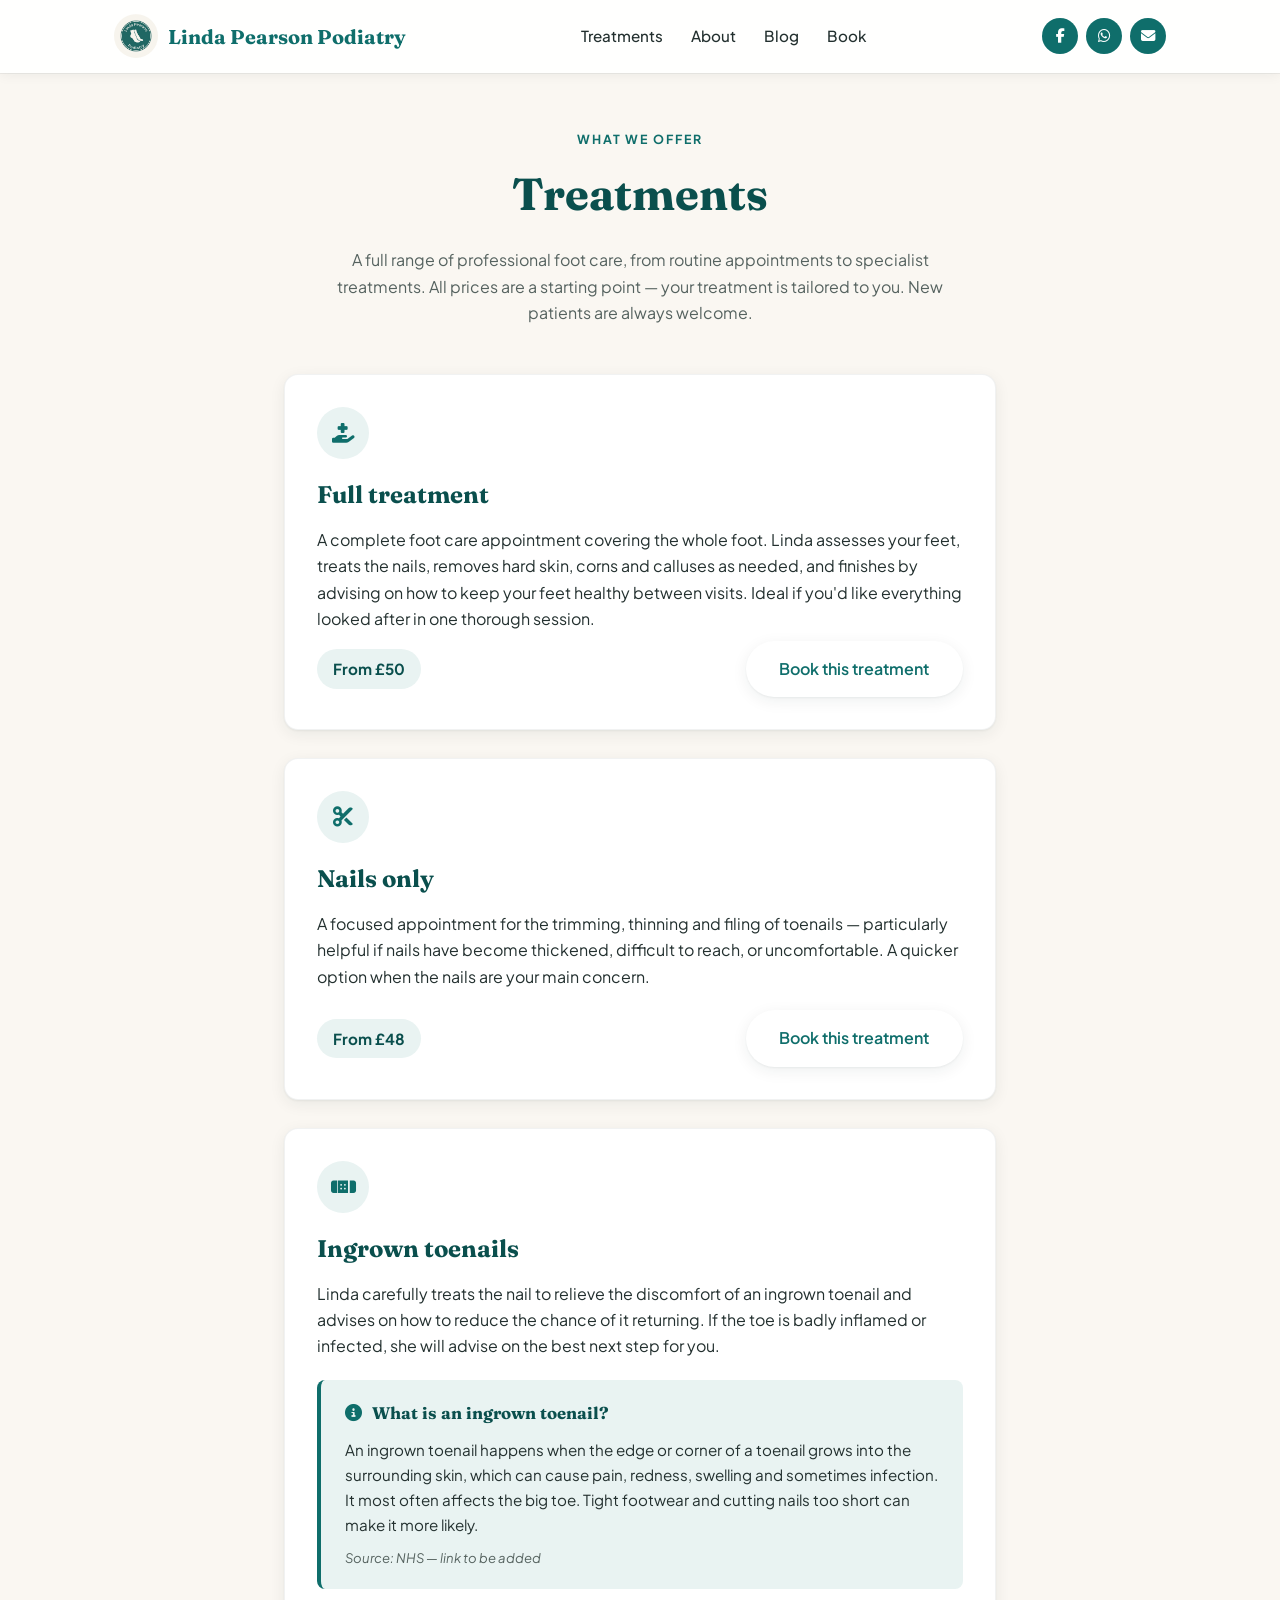
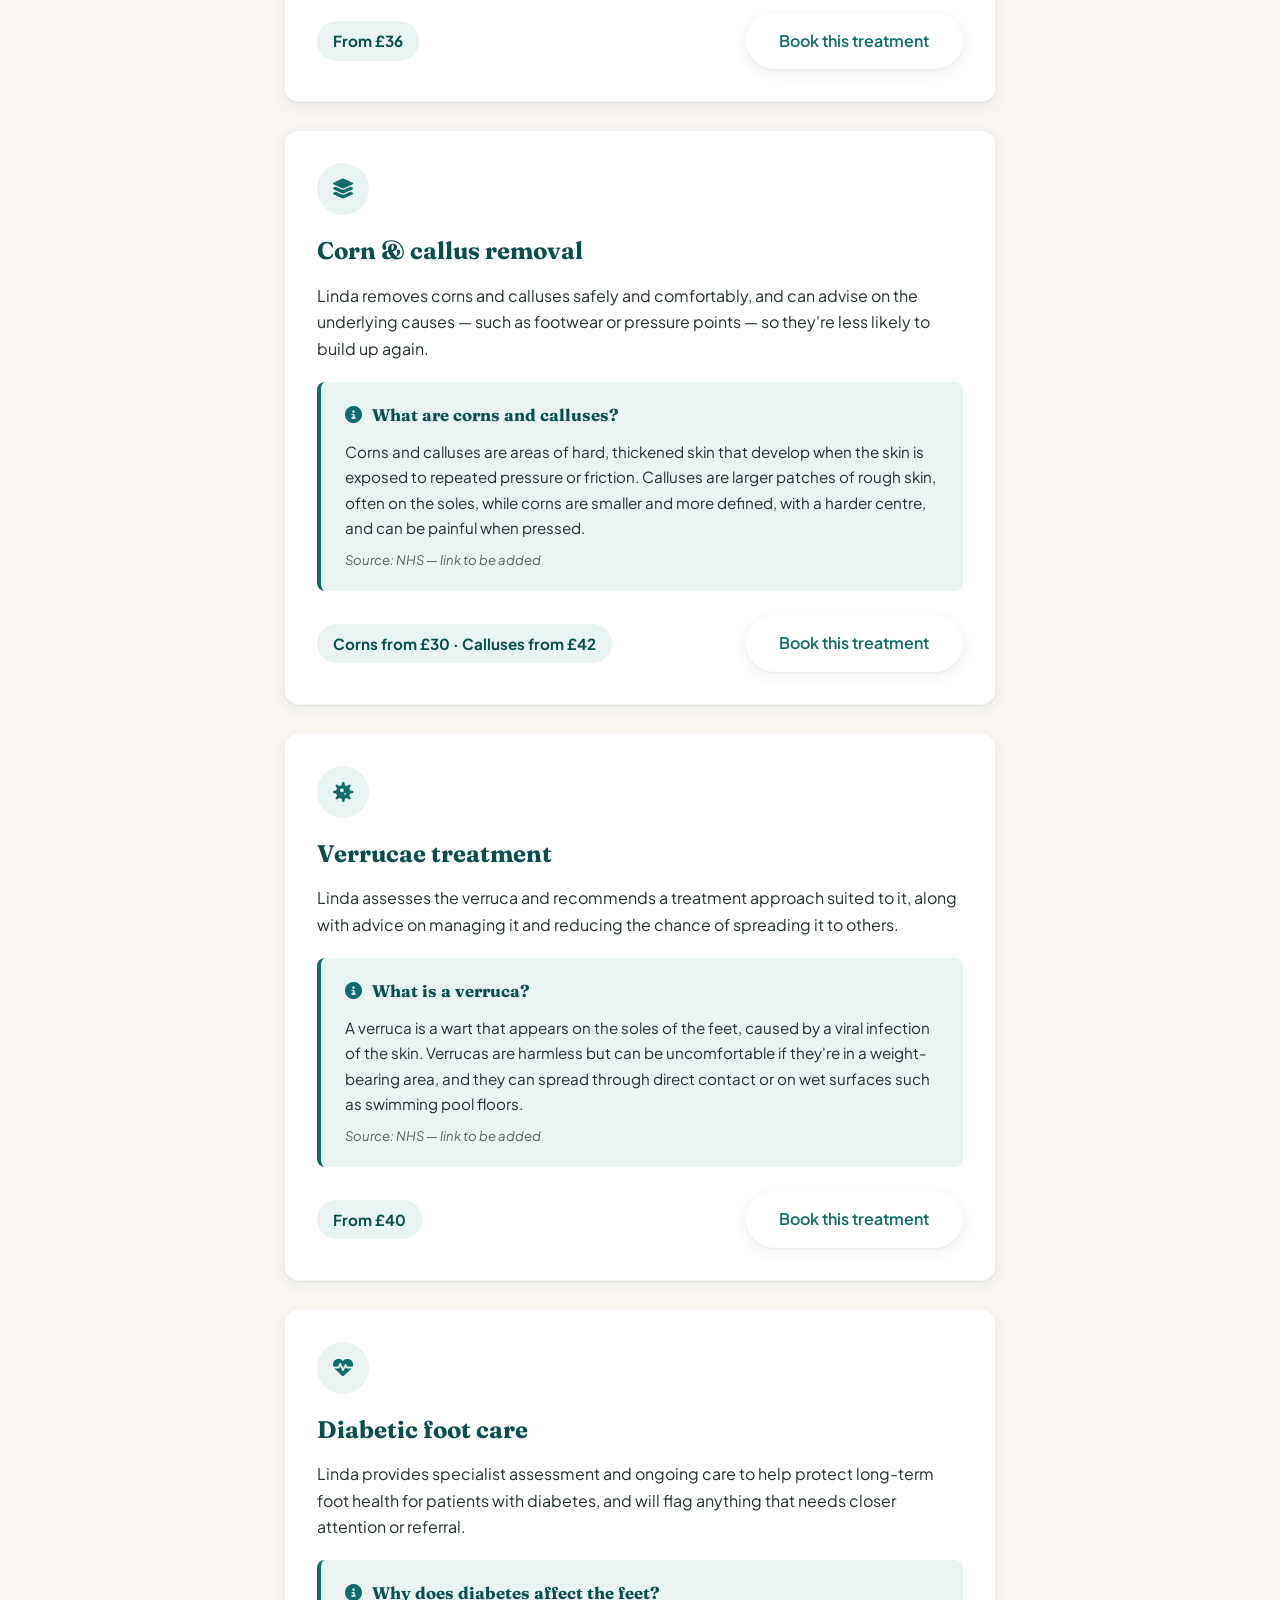
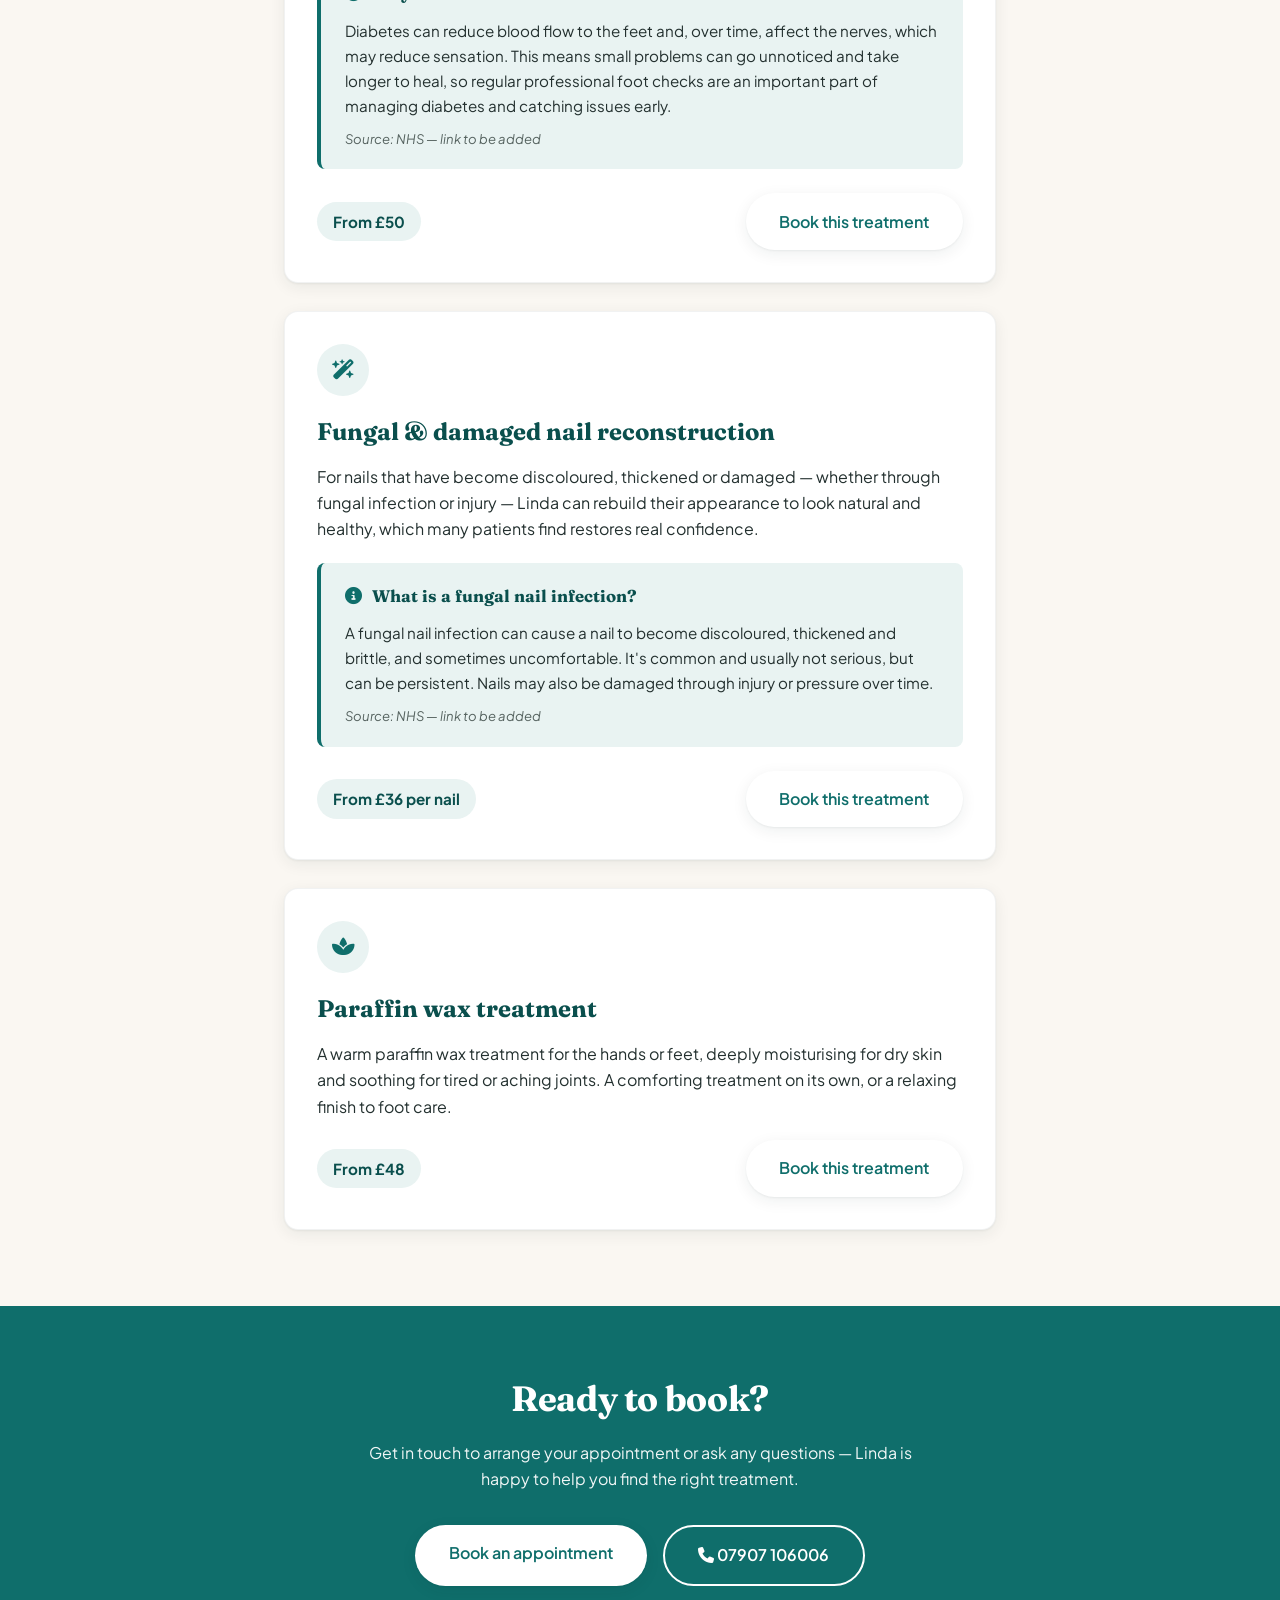
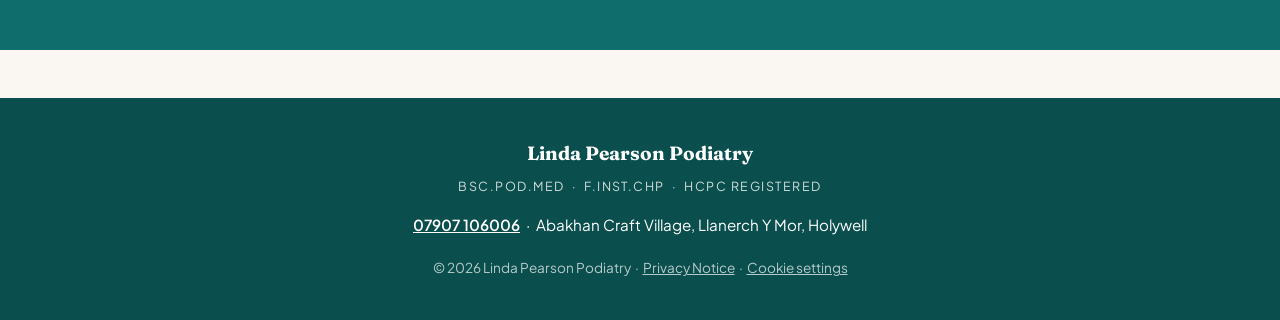
<file: treatments.html>
<!DOCTYPE html>
<html lang="en">
<head>
    <meta charset="UTF-8">
    <meta name="viewport" content="width=device-width, initial-scale=1.0">
    <title>Treatments — Linda Pearson Podiatry, North Wales</title>
    <meta name="description" content="Podiatry treatments in North Wales: routine foot care, verrucae, ingrown toenails, corns and calluses, diabetic foot care and more. Private practice near Holywell.">
    <!-- Open Graph: controls what appears when the link is shared on
         Facebook, WhatsApp and LinkedIn. Image should be 1200x630. -->
    <meta property="og:type" content="website">
    <meta property="og:site_name" content="Linda Pearson Podiatry">
    <meta property="og:title" content="	Treatments - Linda Pearson Podiatry, North Wales">
    <meta property="og:description" content="Podiatry treatments in North Wales: routine foot care, verrucae, ingrown toenails, corns and calluses, diabetic foot care and more.">
    <meta property="og:image" content="https://www.lindapearsonpodiatry.com/images/og-image.png">
    <meta property="og:url" content="https://www.lindapearsonpodiatry.com/treatments">
    <link rel="icon" href="images/logo.png">
    <link rel="stylesheet"
          href="https://cdnjs.cloudflare.com/ajax/libs/font-awesome/6.5.2/css/all.min.css">
    <link rel="preconnect" href="https://fonts.googleapis.com">
    <link rel="preconnect" href="https://fonts.gstatic.com" crossorigin>
    <link href="https://fonts.googleapis.com/css2?family=Fraunces:opsz,wght@9..144,600;9..144,700&family=Plus+Jakarta+Sans:wght@400;500;600;700&display=swap"
          rel="stylesheet">
    <link rel="stylesheet" href="style.css">
</head>
<body>

    <!-- Navigation. Section links point back to the home page. -->
    <header>
        <nav>
            <a href="index.html#home" class="logo">
                <img src="images/logo.png" alt="" class="logo-img">
                Linda Pearson Podiatry
            </a>
            <ul class="nav-links">
                <li><a href="treatments.html">Treatments</a></li>
                <li><a href="index.html#about">About</a></li>
                <li><a href="blog.html">Blog</a></li>
                <li><a href="book.html">Book</a></li>
            </ul>
            <div class="nav-social">
                <a href="#" aria-label="Facebook"><i class="fa-brands fa-facebook-f"></i></a>
                <a href="#" aria-label="WhatsApp"><i class="fa-brands fa-whatsapp"></i></a>
                <a href="mailto:lindapearsonchp@gmail.com" aria-label="Email us"><i class="fa-solid fa-envelope"></i></a>
            </div>
        </nav>
    </header>

    <!-- Page header band -->
    <section class="treatments-hero">
        <p class="eyebrow">What we offer</p>
        <h1>Treatments</h1>
        <p class="treatments-intro">
            A full range of professional foot care, from routine appointments
            to specialist treatments. All prices are a starting point &mdash;
            your treatment is tailored to you. New patients are always welcome.
        </p>
    </section>

    <!-- =========================================================
         ALL COPY BELOW IS DRAFT — Linda to review and refine.
         Every medical explainer is marked PLACEHOLDER to verify
         against the current NHS page and link before launch.
         ========================================================= -->

    <div class="treatment-list">

        <!-- FULL TREATMENT -->
        <article class="treatment" id="full-treatment">
            <div class="treatment-body">
                <div class="treatment-body">
                <div class="treatment-icon"><i class="fa-solid fa-hand-holding-medical"></i></div>
                <h2>Full treatment</h2>
                <p>
                    A complete foot care appointment covering the whole foot.
                    Linda assesses your feet, treats the nails, removes hard
                    skin, corns and calluses as needed, and finishes by advising
                    on how to keep your feet healthy between visits. Ideal if
                    you'd like everything looked after in one thorough session.
                </p>
                <div class="treatment-footer">
                    <span class="price">From &pound;50</span>
                    <a href="book.html?enquiry=booking&treatment=Full%20treatment" class="button">Book this treatment</a>
                </div>
            </div>
        </article>

        <!-- NAILS ONLY -->
        <article class="treatment" id="nails-only">
            <div class="treatment-body">
                <div class="treatment-icon"><i class="fa-solid fa-scissors"></i></div>
                <h2>Nails only</h2>
                <p>
                    A focused appointment for the trimming, thinning and filing
                    of toenails &mdash; particularly helpful if nails have become
                    thickened, difficult to reach, or uncomfortable. A quicker
                    option when the nails are your main concern.
                </p>
                <div class="treatment-footer">
                    <span class="price">From &pound;48</span>
                    <a href="book.html?enquiry=booking&treatment=Nails%20only" class="button">Book this treatment</a>
                </div>
            </div>
        </article>

        <!-- INGROWN TOENAILS -->
        <article class="treatment" id="ingrown-toenails">
            <div class="treatment-body">
                <div class="treatment-icon"><i class="fa-solid fa-bandage"></i></div>
                <h2>Ingrown toenails</h2>
                <p>
                    Linda carefully treats the nail to relieve the discomfort of
                    an ingrown toenail and advises on how to reduce the chance of
                    it returning. If the toe is badly inflamed or infected, she
                    will advise on the best next step for you.
                </p>
                <div class="explainer">
                    <h3><i class="fa-solid fa-circle-info"></i> What is an ingrown toenail?</h3>
                    <p>
                        An ingrown toenail happens when the edge or corner of a
                        toenail grows into the surrounding skin, which can cause
                        pain, redness, swelling and sometimes infection. It most
                        often affects the big toe. Tight footwear and cutting
                        nails too short can make it more likely.
                    </p>
                    <p class="explainer-source">
                        <!-- PLACEHOLDER: verify wording against
                             nhs.uk/conditions/ingrown-toenail and link it -->
                        Source: NHS &mdash; link to be added
                    </p>
                </div>
                <div class="treatment-footer">
                    <span class="price">From &pound;36</span>
                    <a href="book.html?enquiry=booking&treatment=Ingrown%20toenails" class="button">Book this treatment</a>
                </div>
            </div>
        </article>

        <!-- CORN & CALLUS -->
        <article class="treatment" id="corn-callus">
            <div class="treatment-body">
                <div class="treatment-icon"><i class="fa-solid fa-layer-group"></i></div>
                <h2>Corn &amp; callus removal</h2>
                <p>
                    Linda removes corns and calluses safely and comfortably, and
                    can advise on the underlying causes &mdash; such as footwear
                    or pressure points &mdash; so they're less likely to build up
                    again.
                </p>
                <div class="explainer">
                    <h3><i class="fa-solid fa-circle-info"></i> What are corns and calluses?</h3>
                    <p>
                        Corns and calluses are areas of hard, thickened skin that
                        develop when the skin is exposed to repeated pressure or
                        friction. Calluses are larger patches of rough skin, often
                        on the soles, while corns are smaller and more defined,
                        with a harder centre, and can be painful when pressed.
                    </p>
                    <p class="explainer-source">
                        <!-- PLACEHOLDER: verify wording against
                             nhs.uk/conditions/corns-and-calluses and link it -->
                        Source: NHS &mdash; link to be added
                    </p>
                </div>
                <div class="treatment-footer">
                    <span class="price">Corns from &pound;30 &middot; Calluses from &pound;42</span>
                    <a href="book.html?enquiry=booking&treatment=Corn%20%26%20callus%20removal" class="button">Book this treatment</a>
                </div>
            </div>
        </article>

        <!-- VERRUCAE -->
        <article class="treatment" id="verrucae">
            <div class="treatment-body">
                <div class="treatment-icon"><i class="fa-solid fa-virus"></i></div>
                <h2>Verrucae treatment</h2>
                <p>
                    Linda assesses the verruca and recommends a treatment
                    approach suited to it, along with advice on managing it and
                    reducing the chance of spreading it to others.
                </p>
                <div class="explainer">
                    <h3><i class="fa-solid fa-circle-info"></i> What is a verruca?</h3>
                    <p>
                        A verruca is a wart that appears on the soles of the feet,
                        caused by a viral infection of the skin. Verrucas are
                        harmless but can be uncomfortable if they're in a
                        weight-bearing area, and they can spread through direct
                        contact or on wet surfaces such as swimming pool floors.
                    </p>
                    <p class="explainer-source">
                        <!-- PLACEHOLDER: verify wording against
                             nhs.uk/conditions/warts-and-verrucas and link it -->
                        Source: NHS &mdash; link to be added
                    </p>
                </div>
                <div class="treatment-footer">
                    <span class="price">From &pound;40</span>
                    <a href="book.html?enquiry=booking&treatment=Verrucae%20treatment" class="button">Book this treatment</a>
                </div>
            </div>
        </article>

        <!-- DIABETIC FOOT CARE -->
        <article class="treatment" id="diabetic-foot-care">
            <div class="treatment-body">
                <div class="treatment-icon"><i class="fa-solid fa-heart-pulse"></i></div>
                <h2>Diabetic foot care</h2>
                <p>
                    Linda provides specialist assessment and ongoing care to help
                    protect long-term foot health for patients with diabetes, and
                    will flag anything that needs closer attention or referral.
                </p>
                <div class="explainer">
                    <h3><i class="fa-solid fa-circle-info"></i> Why does diabetes affect the feet?</h3>
                    <p>
                        Diabetes can reduce blood flow to the feet and, over time,
                        affect the nerves, which may reduce sensation. This means
                        small problems can go unnoticed and take longer to heal,
                        so regular professional foot checks are an important part
                        of managing diabetes and catching issues early.
                    </p>
                    <p class="explainer-source">
                        <!-- PLACEHOLDER: verify wording against
                             nhs.uk (diabetes / foot care) and link it -->
                        Source: NHS &mdash; link to be added
                    </p>
                </div>
                <div class="treatment-footer">
                    <span class="price">From &pound;50</span>
                    <a href="book.html?enquiry=booking&treatment=Diabetic%20foot%20care" class="button">Book this treatment</a>
                </div>
            </div>
        </article>

        <!-- FUNGAL & DAMAGED NAIL RECONSTRUCTION -->
        <article class="treatment" id="nail-reconstruction">
            <div class="treatment-body">
                <div class="treatment-icon"><i class="fa-solid fa-wand-magic-sparkles"></i></div>
                <h2>Fungal &amp; damaged nail reconstruction</h2>
                <p>
                    For nails that have become discoloured, thickened or damaged
                    &mdash; whether through fungal infection or injury &mdash;
                    Linda can rebuild their appearance to look natural and
                    healthy, which many patients find restores real confidence.
                </p>
                <div class="explainer">
                    <h3><i class="fa-solid fa-circle-info"></i> What is a fungal nail infection?</h3>
                    <p>
                        A fungal nail infection can cause a nail to become
                        discoloured, thickened and brittle, and sometimes
                        uncomfortable. It's common and usually not serious, but
                        can be persistent. Nails may also be damaged through
                        injury or pressure over time.
                    </p>
                    <p class="explainer-source">
                        <!-- PLACEHOLDER: verify wording against
                             nhs.uk/conditions/fungal-nail-infection and link it -->
                        Source: NHS &mdash; link to be added
                    </p>
                </div>
                <div class="treatment-footer">
                    <span class="price">From &pound;36 per nail</span>
                    <a href="book.html?enquiry=booking&treatment=Fungal%20%26%20damaged%20nail%20reconstruction" class="button">Book this treatment</a>
                </div>
            </div>
        </article>

        <!-- PARAFFIN WAX -->
        <article class="treatment" id="paraffin-wax">
            <div class="treatment-body">
                <div class="treatment-icon"><i class="fa-solid fa-spa"></i></div>
                <h2>Paraffin wax treatment</h2>
                <p>
                    A warm paraffin wax treatment for the hands or feet, deeply
                    moisturising for dry skin and soothing for tired or aching
                    joints. A comforting treatment on its own, or a relaxing
                    finish to foot care.
                </p>
                <div class="treatment-footer">
                    <span class="price">From &pound;48</span>
                    <a href="book.html?enquiry=booking&treatment=Paraffin%20wax%20treatment" class="button">Book this treatment</a>
                </div>
            </div>
        </article>

    </div>

    <!-- Closing conversion band -->
    <section class="cta-band">
        <h2>Ready to book?</h2>
        <p>
            Get in touch to arrange your appointment or ask any questions
            &mdash; Linda is happy to help you find the right treatment.
        </p>
        <div class="cta-buttons">
            <a href="index.html#contact" class="button">Book an appointment</a>
            <a href="tel:+447907106006" class="button button-outline">
                <i class="fa-solid fa-phone"></i> 07907 106006
            </a>
        </div>
    </section>

    <footer>
        <p class="footer-name">Linda Pearson Podiatry</p>
        <p class="footer-creds">BSc.Pod.Med &nbsp;&middot;&nbsp; F.Inst.Chp &nbsp;&middot;&nbsp; HCPC registered</p>
        <p class="footer-contact">
            <a href="tel:+447907106006">07907 106006</a> &nbsp;&middot;&nbsp;
            Abakhan Craft Village, Llanerch Y Mor, Holywell
        </p>
        <p class="footer-copy">
            &copy; 2026 Linda Pearson Podiatry &nbsp;&middot;&nbsp;
            <a href="privacy.html">Privacy Notice</a> &nbsp;&middot;&nbsp;
            <a href="#" id="cookie-settings-link">Cookie settings</a>
        </p>
    </footer>

    <!-- Cookie consent banner. Hidden until JavaScript decides
         whether the visitor has already made a choice. -->
    <div id="cookie-banner" class="cookie-banner" hidden>
        <div class="cookie-banner-inner">
            <p>
                We use a small number of cookies from Google to show our
                location map, load our fonts, and understand how the site
                is used. Nothing is used for advertising. See our
                <a href="privacy.html">Privacy Notice</a>.
            </p>
            <div class="cookie-buttons">
                <button type="button" id="cookie-accept" class="button">Accept</button>
                <button type="button" id="cookie-decline" class="button button-quiet">Decline</button>
            </div>
        </div>
    </div>

</body>
</html>
</file>
<file: style.css>
/* ============================================
   LINDA PEARSON PODIATRY — style.css
   Clean consolidated version. Replaces everything.
   Every rule appears exactly once.
   ============================================ */

/* ============================================
   1. FOUNDATIONS — variables and resets
   ============================================ */

:root {
    --teal: #0f6e6b;         /* main brand colour */
    --teal-dark: #0a4f4d;    /* hovers, deep accents */
    --teal-soft: #e9f3f2;    /* pale teal for panels and icon circles */
    --cream: #faf7f2;        /* page background */
    --ink: #23302f;          /* body text */
    --ink-soft: #55625f;     /* secondary text */
    --white: #ffffff;

    --font-head: "Fraunces", Georgia, "Times New Roman", serif;
    --font-body: "Plus Jakarta Sans", -apple-system, BlinkMacSystemFont,
                 "Segoe UI", Roboto, Helvetica, Arial, sans-serif;

    --shadow-soft: 0 1px 2px rgba(16, 42, 41, 0.05),
                   0 4px 16px rgba(16, 42, 41, 0.07);
    --shadow-lift: 0 2px 4px rgba(16, 42, 41, 0.06),
                   0 12px 28px rgba(16, 42, 41, 0.12);
}

* {
    margin: 0;
    padding: 0;
    box-sizing: border-box;
}

html {
    scroll-behavior: smooth;
}

body {
    font-family: var(--font-body);
    color: var(--ink);
    background-color: var(--cream);
    line-height: 1.65;
}

/* Anchor jumps land headings below the sticky nav */
section {
    scroll-margin-top: 90px;
}

::selection {
    background-color: var(--teal);
    color: var(--white);
}

:focus-visible {
    outline: 3px solid var(--teal);
    outline-offset: 2px;
}

/* ============================================
   2. NAVIGATION BAR — frosted glass
   ============================================ */

header {
    background-color: rgba(255, 255, 255, 0.92);
    -webkit-backdrop-filter: saturate(180%) blur(10px);
    backdrop-filter: saturate(180%) blur(10px);
    box-shadow: 0 1px 0 rgba(16, 42, 41, 0.06),
                0 2px 12px rgba(16, 42, 41, 0.06);
    position: sticky;
    top: 0;
    z-index: 50;
}

nav {
    max-width: 1100px;
    margin: 0 auto;
    padding: 0.9rem 1.5rem;
    display: flex;
    justify-content: space-between;
    align-items: center;
}

.logo {
    font-family: var(--font-head);
    font-weight: 700;
    font-size: 1.25rem;
    color: var(--teal);
    text-decoration: none;
    display: flex;
    align-items: center;
    gap: 0.6rem;
}

.logo-img {
    height: 44px;
    width: auto;
    border-radius: 50%;
}

.nav-links {
    list-style: none;
    display: flex;
    gap: 1.75rem;
}

.nav-links a {
    color: var(--ink);
    text-decoration: none;
    font-weight: 500;
    font-size: 0.95rem;
    transition: color 0.2s;
}

.nav-links a:hover {
    color: var(--teal);
}

.nav-social {
    display: flex;
    gap: 0.5rem;
}

.nav-social a {
    display: flex;
    align-items: center;
    justify-content: center;
    width: 36px;
    height: 36px;
    border-radius: 50%;
    background-color: var(--teal);
    color: var(--white);
    text-decoration: none;
    font-size: 0.9rem;
    transition: background-color 0.2s, transform 0.2s;
}

.nav-social a:hover {
    background-color: var(--teal-dark);
    transform: translateY(-2px);
}

/* ============================================
   3. HERO
   ============================================ */

.hero {
    background-image:
        linear-gradient(rgba(15, 110, 107, 0.78), rgba(10, 79, 77, 0.84)),
        url("images/stockchp.png");
    background-size: cover;
    background-position: center;
    color: var(--white);
    text-align: center;
    padding: 8rem 1.5rem 7rem;
    max-width: none; /* background spans the full screen width */
}

.hero h1 {
    font-family: var(--font-head);
    font-size: clamp(2.2rem, 5vw, 3.4rem);
    line-height: 1.15;
    letter-spacing: -0.01em;
    margin-bottom: 1.1rem;
}

.hero p {
    font-size: clamp(1.05rem, 2vw, 1.25rem);
    max-width: 34em;
    margin: 0 auto 1.1rem;
    opacity: 0.94;
}

/* Credentials strip — a quiet caption well below the buttons.
   THE ONLY .hero-trust RULE IN THIS FILE (plus one media query). */
.hero-trust {
    margin-top: 0;
    margin-bottom: 3rem;     /* the air between credentials and buttons */
    font-size: 0.8rem;
    font-weight: 400;
    letter-spacing: 0.08em;
    opacity: 0.8;
}

@media (min-width: 701px) {
    .hero-trust {
        white-space: nowrap; /* one line on larger screens */
    }
}

/* Gentle entrance animation, skipped for reduced-motion users */
@media (prefers-reduced-motion: no-preference) {
    .hero h1,
    .hero p,
    .hero-buttons,
    .hero-trust {
        animation: rise-in 0.7s ease-out both;
    }
    .hero p       { animation-delay: 0.12s; }
    .hero-trust   { animation-delay: 0.24s; }
    .hero-buttons { animation-delay: 0.36s; }
}

@keyframes rise-in {
    from { opacity: 0; transform: translateY(16px); }
    to   { opacity: 1; transform: none; }
}

/* ============================================
   4. BUTTONS — pill shaped
   ============================================ */

.button {
    display: inline-block;
    background-color: var(--white);
    color: var(--teal);
    padding: 0.95rem 2.1rem;
    border-radius: 999px;
    text-decoration: none;
    font-weight: 600;
    font-size: 1rem;
    box-shadow: var(--shadow-soft);
    transition: background-color 0.2s, transform 0.2s, box-shadow 0.2s;
}

.button:hover {
    background-color: var(--cream);
    transform: translateY(-2px);
    box-shadow: var(--shadow-lift);
}

.hero-buttons {
    display: flex;
    gap: 1rem;
    justify-content: center;
    flex-wrap: wrap;
}

.button-secondary {
    background-color: transparent;
    color: var(--white);
    border: 2px solid var(--white);
    box-shadow: none;
}

.button-secondary:hover {
    background-color: rgba(255, 255, 255, 0.14);
    color: var(--white);
}

/* ============================================
   5. SECTIONS (shared rules)
   ============================================ */

section {
    max-width: 1100px;
    margin: 0 auto;
    padding: 4.5rem 1.5rem;
}

.eyebrow {
    font-size: 0.78rem;
    font-weight: 700;
    letter-spacing: 0.16em;
    text-transform: uppercase;
    color: var(--teal);
    margin-bottom: 0.5rem;
}

section h2 {
    font-family: var(--font-head);
    font-size: clamp(1.7rem, 3.5vw, 2.3rem);
    color: var(--teal-dark);
    letter-spacing: -0.01em;
    margin-bottom: 1.75rem;
}

/* Treatments header sits centred above the card grid */
#services .eyebrow,
#services h2 {
    text-align: center;
}

#services h2 {
    margin-bottom: 2.25rem;
}

/* ============================================
   6. SERVICE / TREATMENT CARDS
   ============================================ */

.card-grid {
    display: grid;
    grid-template-columns: repeat(3, 1fr);
    gap: 1.5rem;
}

.card {
    background-color: var(--white);
    padding: 2rem 1.75rem;
    border-radius: 14px;
    box-shadow: var(--shadow-soft);
    border: 1px solid rgba(16, 42, 41, 0.04);
    display: flex;
    flex-direction: column;
    transition: transform 0.25s, box-shadow 0.25s;
}

/* Cards are now links - keep them looking like cards, not links */
a.card {
    text-decoration: none;
    color: inherit;
}

.card:hover {
    transform: translateY(-4px);
    box-shadow: var(--shadow-lift);
}

.card-icon {
    width: 52px;
    height: 52px;
    border-radius: 50%;
    background-color: var(--teal-soft);
    color: var(--teal);
    display: flex;
    align-items: center;
    justify-content: center;
    font-size: 1.25rem;
    margin-bottom: 1.1rem;
}

.card h3 {
    font-family: var(--font-head);
    font-size: 1.15rem;
    color: var(--teal-dark);
    margin-bottom: 0.6rem;
}

.card p {
    color: var(--ink-soft);
    font-size: 0.95rem;
    margin-bottom: 1.15rem;
}

/* Price pill pinned to each card's bottom edge */
.card .price {
    margin-top: auto;
    margin-bottom: 0;
    align-self: flex-start;
    color: var(--teal-dark);
    font-weight: 700;
    font-size: 0.9rem;
    background-color: var(--teal-soft);
    padding: 0.4rem 0.95rem;
    border-radius: 999px;
}

.card-link {
    color: inherit;          /* keep the teal heading colour */
    text-decoration: none;
}

.card-link:hover {
    text-decoration: underline;
}

/* ============================================
   7. FOOTER
   ============================================ */

footer {
    background-color: var(--teal-dark);
    color: var(--white);
    text-align: center;
    padding: 2.5rem 1.5rem;
    margin-top: 3rem;
}

.footer-name {
    font-family: var(--font-head);
    font-size: 1.2rem;
    font-weight: 700;
}

.footer-creds {
    font-size: 0.78rem;
    letter-spacing: 0.12em;
    text-transform: uppercase;
    opacity: 0.8;
    margin-top: 0.4rem;
}

.footer-contact {
    margin-top: 1rem;
    font-size: 0.95rem;
}

.footer-contact a {
    color: var(--white);
    font-weight: 600;
}

.footer-copy {
    margin-top: 1.25rem;
    font-size: 0.85rem;
    opacity: 0.7;
}

.footer-copy a {
    color: var(--white);
    text-decoration: underline;
}

/* ============================================
   8. CONTACT FORM — floated on a card
   ============================================ */

.contact-intro {
    margin-bottom: 2rem;
}

.contact-intro a {
    color: var(--teal);
    font-weight: 600;
}

form {
    background-color: var(--white);
    padding: 2rem;
    border-radius: 14px;
    box-shadow: var(--shadow-soft);
    border: 1px solid rgba(16, 42, 41, 0.04);
}

.form-field {
    margin-bottom: 1.25rem;
}

label {
    display: block;
    font-weight: 600;
    font-size: 0.92rem;
    margin-bottom: 0.4rem;
}

input,
textarea {
    width: 100%;
    padding: 0.8rem 0.9rem;
    border: 1.5px solid #d5dedd;
    border-radius: 10px;
    background-color: #fcfcfb;
    font: inherit;
    transition: border-color 0.2s, box-shadow 0.2s;
}

input:focus,
textarea:focus {
    outline: none;
    border-color: var(--teal);
    box-shadow: 0 0 0 4px rgba(15, 110, 107, 0.14);
    background-color: var(--white);
}

form .button {
    background-color: var(--teal);
    color: var(--white);
    border: none;
    cursor: pointer;
    width: 100%;
}

form .button:hover {
    background-color: var(--teal-dark);
}

/* ============================================
   9. FORM STATUS MESSAGES
   ============================================ */

#form-status {
    margin-top: 1rem;
    font-weight: 600;
}

#form-status.error {
    color: #b3261e;
}

#form-status.success {
    color: var(--teal-dark);
}

/* ============================================
   10. CONTACT LAYOUT — form + details panel
   ============================================ */

.contact-grid {
    display: grid;
    grid-template-columns: 1fr 1fr;
    gap: 2.5rem;
    align-items: start;
}

.contact-details {
    background-color: var(--teal-soft);
    padding: 2rem;
    border-radius: 14px;
}

.contact-details h3 {
    font-family: var(--font-head);
    color: var(--teal-dark);
    font-size: 1.05rem;
    margin-bottom: 0.5rem;
}

.contact-details h3 i {
    color: var(--teal);
    margin-right: 0.45rem;
    font-size: 0.95rem;
}

.contact-details p {
    margin-bottom: 1.5rem;
    color: var(--ink-soft);
}

.reassurance {
    font-weight: 600;
    color: var(--teal);
}

.map-embed {
    margin-top: 1.5rem;
    border-radius: 12px;
    overflow: hidden; /* clips the map's square corners to rounded */
    line-height: 0;
}

.map-embed iframe {
    width: 100%;
    height: 220px;
    border: 0;
}

#contact {
    max-width: none;              /* span full width for the white band */
    background-color: #ffffff;
}

/* Re-impose the readable content width inside the full-width band */
#contact .eyebrow,
#contact > h2,
#contact > .contact-intro,
#contact > .contact-grid {
    max-width: 1100px;
    margin-left: auto;
    margin-right: auto;
}

.contact-cta {
    background-color: var(--white);
    border: 1px solid rgba(16, 42, 41, 0.06);
    border-radius: 14px;
    box-shadow: var(--shadow-soft);
    padding: 2rem;
}

.contact-cta h3 {
    font-family: var(--font-head);
    font-size: 1.3rem;
    color: var(--teal-dark);
    margin-bottom: 0.75rem;
}

.contact-cta p {
    color: var(--ink-soft);
    margin-bottom: 1.5rem;
}

.contact-cta .button {
    background-color: var(--teal);
    color: var(--white);
}

.contact-cta .button:hover {
    background-color: var(--teal-dark);
    color: var(--white);
}

/* ============================================
   11. CONTACT SOCIAL ICONS
   ============================================ */

.contact-social {
    display: flex;
    gap: 0.5rem;
}

.contact-social a {
    display: flex;
    align-items: center;
    justify-content: center;
    width: 40px;
    height: 40px;
    border-radius: 50%;
    background-color: var(--teal);
    color: var(--white);
    text-decoration: none;
    transition: background-color 0.2s, transform 0.2s;
}

.contact-social a:hover {
    background-color: var(--teal-dark);
    transform: translateY(-2px);
}

/* ============================================
   12. ABOUT — white band, credentials, text + photo
   ============================================ */

#about {
    max-width: none;
    background-color: #ffffff;
}

.about-inner {
    max-width: 1100px;
    margin: 0 auto;
}

/* Italic serif credentials line under the About heading */
.credentials-line {
    font-family: var(--font-head);
    font-style: italic;
    font-size: 1.05rem;
    color: var(--teal);
    margin-bottom: 0.4rem;
}

.about-grid {
    display: grid;
    grid-template-columns: 3fr 2fr;
    gap: 3rem;
    align-items: stretch;
}

.about-text p {
    margin-bottom: 1rem;
    color: var(--ink-soft);
}

/* Organic "blob" frame echoing the wave dividers.
   Eight radii: horizontal four / vertical four. */
.about-photo {
    width: 100%;
    height: 100%;            /* match the height of the text column */
    max-height: 460px;       /* but never grow into a tower */
    object-fit: cover;       /* crop to fit, never squash */
    object-position: top;    /* keep the top of the photo - Linda's face */
    border-radius: 40% 60% 55% 45% / 45% 40% 60% 55%;
    box-shadow: var(--shadow-lift);
}
/* Registration logos strip */
.registrations {
    margin-top: 3rem;
    padding-top: 2rem;
    border-top: 1px solid rgba(16, 42, 41, 0.1);
    text-align: center;
}

.registrations-label {
    font-size: 0.78rem;
    font-weight: 700;
    letter-spacing: 0.16em;
    text-transform: uppercase;
    color: var(--ink-soft);
    margin-bottom: 1.25rem;
}

.registration-logos {
    display: flex;
    align-items: center;
    justify-content: center;
    gap: 2.5rem;
    flex-wrap: wrap;
}

/* object-fit: contain shows the whole logo inside the box
   without cropping or distorting it, whatever its proportions */
.registration-logos img {
    height: 60px;
    width: auto;
    max-width: 180px;
    object-fit: contain;
}

.registration-logos img:first-child {
    height: 72px;   /* HCPC - taller to balance the wider IOP badge */
}

/* ============================================
   13. WAVE DIVIDERS
   ============================================ */

.wave {
    background-color: var(--cream);
    line-height: 0;
}

.wave svg {
    display: block;
    width: 100%;
    height: 70px;
}

.wave path {
    fill: #ffffff;
}

.wave-flip svg {
    transform: rotate(180deg);
}

/* ============================================
   14. SCROLL-REVEAL ANIMATION
   ============================================ */

.reveal {
    opacity: 0;
    transform: translateY(20px);
    transition: opacity 0.6s ease-out, transform 0.6s ease-out;
}

.reveal.visible {
    opacity: 1;
    transform: none;
}

@media (prefers-reduced-motion: reduce) {
    .reveal {
        opacity: 1;
        transform: none;
        transition: none;
    }
}

/* ============================================
   15. RESPONSIVE — tablets (up to 1000px)
   ============================================ */

@media (max-width: 1000px) {

    .card-grid {
        grid-template-columns: repeat(2, 1fr);
    }
}

/* ============================================
   16. RESPONSIVE — phones (700px and below)
   ============================================ */

@media (max-width: 700px) {

    .card-grid {
        grid-template-columns: 1fr;
    }

    nav {
        flex-direction: column;
        gap: 0.75rem;
        text-align: center;
    }

    .nav-links {
        flex-wrap: wrap;
        justify-content: center;
        gap: 1rem;
    }

    .nav-social {
        justify-content: center;
    }

    section {
        scroll-margin-top: 150px;
    }

    .hero {
        padding: 4.5rem 1.5rem 4rem;
    }

    .contact-grid {
        grid-template-columns: 1fr;
    }

    .about-grid {
        grid-template-columns: 1fr;
    }

    .wave svg {
        height: 40px;
    }

    .blog-grid {
        grid-template-columns: 1fr;
    }

    .registration-logos {
        gap: 1.5rem;
    }

    .registration-logos img {
        height: 48px;
    }
}

/* ============================================
   17. LEGAL PAGES (privacy notice etc.)
   ============================================ */

.legal {
    max-width: 720px;   /* narrow = comfortable reading width for text */
    padding-top: 3rem;
}

.legal h1 {
    font-family: var(--font-head);
    font-size: clamp(2rem, 4vw, 2.6rem);
    color: var(--teal-dark);
    margin-bottom: 0.5rem;
}

.legal-updated {
    color: var(--ink-soft);
    font-size: 0.9rem;
    margin-bottom: 2rem;
}

.legal h2 {
    font-family: var(--font-head);
    font-size: 1.3rem;
    color: var(--teal-dark);
    margin-top: 2rem;
    margin-bottom: 0.6rem;
}

.legal p {
    margin-bottom: 1rem;
    color: var(--ink);
}

.legal a {
    color: var(--teal);
    font-weight: 600;
}

.legal-back {
    margin-top: 2.5rem;
    font-weight: 600;
}

/* ============================================
   18. TREATMENTS PAGE
   ============================================ */

/* Page header band */
.treatments-hero {
    text-align: center;
    padding-top: 3.5rem;
    padding-bottom: 1rem;
}

.treatments-hero h1 {
    font-family: var(--font-head);
    font-size: clamp(2rem, 4vw, 2.8rem);
    color: var(--teal-dark);
    margin-bottom: 1rem;
}

.treatments-intro {
    max-width: 40em;
    margin: 0 auto;
    color: var(--ink-soft);
}

/* The stack of treatment blocks, in a readable column */
.treatment-list {
    max-width: 760px;
    margin: 0 auto;
    padding: 2rem 1.5rem 3rem;
}

/* Each treatment card */
.treatment {
    background-color: var(--white);
    border: 1px solid rgba(16, 42, 41, 0.06);
    border-radius: 14px;
    box-shadow: var(--shadow-soft);
    padding: 2rem;
    margin-bottom: 1.75rem;
    scroll-margin-top: 100px; /* land below the sticky nav when linked to */
}

.treatment h2 {
    font-family: var(--font-head);
    font-size: 1.5rem;
    color: var(--teal-dark);
    margin-bottom: 0.75rem;
}

.treatment-icon {
    width: 52px;
    height: 52px;
    border-radius: 50%;
    background-color: var(--teal-soft);
    color: var(--teal);
    display: flex;
    align-items: center;
    justify-content: center;
    font-size: 1.25rem;
    margin-bottom: 1rem;
}

.treatment > .treatment-body > p {
    color: var(--ink);
    margin-bottom: 1.25rem;
}

/* The "What is...?" explainer box — visually distinct, teal-tinted */
.explainer {
    background-color: var(--teal-soft);
    border-left: 4px solid var(--teal);
    border-radius: 8px;
    padding: 1.25rem 1.5rem;
    margin-bottom: 1.5rem;
}

.explainer h3 {
    font-family: var(--font-head);
    font-size: 1.05rem;
    color: var(--teal-dark);
    margin-bottom: 0.6rem;
}

.explainer h3 i {
    margin-right: 0.4rem;
    color: var(--teal);
}

.explainer p {
    color: var(--ink);
    font-size: 0.95rem;
    margin-bottom: 0.6rem;
}

.explainer-source {
    font-size: 0.82rem !important;
    color: var(--ink-soft) !important;
    font-style: italic;
    margin-bottom: 0 !important;
}

/* Price + button row at the bottom of each treatment */
.treatment-footer {
    display: flex;
    align-items: center;
    justify-content: space-between;
    flex-wrap: wrap;
    gap: 1rem;
    margin-top: 0.5rem;
}

.treatment-footer .price {
    color: var(--teal-dark);
    font-weight: 700;
    font-size: 0.95rem;
    background-color: var(--teal-soft);
    padding: 0.45rem 1rem;
    border-radius: 999px;
}

/* Closing conversion band */
.cta-band {
    background-color: var(--teal);
    color: var(--white);
    text-align: center;
    max-width: none;
    padding: 4rem 1.5rem;
    margin: 0;
}

.cta-band h2 {
    font-family: var(--font-head);
    font-size: clamp(1.6rem, 3vw, 2.2rem);
    margin-bottom: 0.75rem;
    color: var(--white);
}

.cta-band p {
    max-width: 34em;
    margin: 0 auto 2rem;
    opacity: 0.94;
}

.cta-buttons {
    display: flex;
    gap: 1rem;
    justify-content: center;
    flex-wrap: wrap;
}

/* Outline button variant for the phone number in the CTA band */
.button-outline {
    background-color: transparent;
    color: var(--white);
    border: 2px solid var(--white);
    box-shadow: none;
}

.button-outline:hover {
    background-color: rgba(255, 255, 255, 0.14);
    color: var(--white);
}

/* ============================================
   19. BLOG — catalogue + posts
   ============================================ */

/* --- Catalogue page --- */
.blog-hero {
    text-align: center;
    padding-top: 3.5rem;
    padding-bottom: 1rem;
}

.blog-hero h1 {
    font-family: var(--font-head);
    font-size: clamp(2rem, 4vw, 2.8rem);
    color: var(--teal-dark);
    margin-bottom: 1rem;
}

.blog-intro {
    max-width: 38em;
    margin: 0 auto;
    color: var(--ink-soft);
}

.blog-grid-section {
    max-width: 1100px;
    margin: 0 auto;
    padding: 2rem 1.5rem 4rem;
}

.blog-grid {
    display: grid;
    /* auto-fit: works out its own column count at any screen width,
       so no media query is needed to make these stack. */
    grid-template-columns: repeat(auto-fit, minmax(280px, 1fr));
    gap: 1.5rem;
}

.blog-card {
    background-color: var(--white);
    border: 1px solid rgba(16, 42, 41, 0.06);
    border-radius: 14px;
    box-shadow: var(--shadow-soft);
    padding: 1.75rem;
    text-decoration: none;
    color: var(--ink);
    display: flex;
    flex-direction: column;
    transition: transform 0.25s, box-shadow 0.25s;
}

/* Only real (linked) cards lift on hover */
a.blog-card:hover {
    transform: translateY(-4px);
    box-shadow: var(--shadow-lift);
}

.blog-card-tag {
    align-self: flex-start;
    font-size: 0.72rem;
    font-weight: 700;
    letter-spacing: 0.08em;
    text-transform: uppercase;
    color: var(--teal);
    background-color: var(--teal-soft);
    padding: 0.3rem 0.7rem;
    border-radius: 999px;
    margin-bottom: 1rem;
}

.blog-card h2 {
    font-family: var(--font-head);
    font-size: 1.25rem;
    color: var(--teal-dark);
    margin-bottom: 0.6rem;
}

.blog-card p {
    color: var(--ink-soft);
    font-size: 0.95rem;
    margin-bottom: 1.25rem;
}

.blog-card-more {
    margin-top: auto;
    font-weight: 600;
    color: var(--teal);
    font-size: 0.9rem;
}

.blog-card-more i {
    font-size: 0.8rem;
    margin-left: 0.3rem;
}

/* "Coming soon" cards look quieter and aren't clickable */
.blog-card-soon {
    opacity: 0.7;
}

.blog-card-soon .blog-card-more {
    color: var(--ink-soft);
}

/* --- Single post page --- */
.post {
    max-width: 720px;   /* narrow column = comfortable reading */
    margin: 0 auto;
    padding: 3.5rem 1.5rem 2rem;
}

.post-tag {
    font-size: 0.75rem;
    font-weight: 700;
    letter-spacing: 0.1em;
    text-transform: uppercase;
    color: var(--teal);
    margin-bottom: 0.75rem;
}

.post h1 {
    font-family: var(--font-head);
    font-size: clamp(2rem, 4.5vw, 2.8rem);
    color: var(--teal-dark);
    line-height: 1.15;
    margin-bottom: 0.75rem;
}

.post-meta {
    color: var(--ink-soft);
    font-size: 0.9rem;
    margin-bottom: 2rem;
}

.post-image {
    width: 100%;
    height: auto;
    border-radius: 14px;
    margin-bottom: 2rem;
    box-shadow: var(--shadow-soft);
}

.blog-card-image {
    /* Pull out to the card edges, cancelling the card's padding */
    margin: -1.75rem -1.75rem 1.25rem;
    width: calc(100% + 3.5rem);
    height: 160px;
    object-fit: cover;            /* fill the space, crop nicely, no squashing */
    border-radius: 14px 14px 0 0; /* round only the top corners */
    display: block;
}

.post-lead {
    font-size: 1.15rem;
    color: var(--ink);
    margin-bottom: 2rem;
}

.post h2 {
    font-family: var(--font-head);
    font-size: 1.5rem;
    color: var(--teal-dark);
    margin-top: 2rem;
    margin-bottom: 0.75rem;
}

.post p {
    color: var(--ink);
    margin-bottom: 1.1rem;
    line-height: 1.75;
}

/* Highlighted takeaway box inside a post */
.post-callout {
    background-color: var(--teal-soft);
    border-left: 4px solid var(--teal);
    border-radius: 8px;
    padding: 1.5rem;
    margin: 2rem 0;
}

.post-callout h3 {
    font-family: var(--font-head);
    font-size: 1.1rem;
    color: var(--teal-dark);
    margin-bottom: 0.6rem;
}

.post-callout h3 i {
    color: var(--teal);
    margin-right: 0.4rem;
}

.post-callout p {
    margin-bottom: 0;
}

.post-source {
    font-size: 0.85rem;
    color: var(--ink-soft);
    font-style: italic;
    border-top: 1px solid rgba(16, 42, 41, 0.1);
    padding-top: 1.5rem;
    margin-top: 2rem;
}
/* ============================================
   20. REVIEWS
   ============================================ */

#reviews {
    text-align: center;
}

#reviews h2 {
    margin-bottom: 2.5rem;
}

.review-grid {
    display: grid;
    /* "Fit as many columns as will fit, each at least 280px wide."
       The grid re-flows itself at any screen size - no media query needed. */
    grid-template-columns: repeat(auto-fit, minmax(280px, 1fr));
    gap: 1.5rem;
    text-align: left;
}

.review-card {
    background-color: var(--white);
    border: 1px solid rgba(16, 42, 41, 0.06);
    border-radius: 14px;
    box-shadow: var(--shadow-soft);
    padding: 2rem;
    display: flex;
    flex-direction: column;
}

.stars {
    color: #f4b740;      /* warm gold, the universal review colour */
    margin-bottom: 1rem;
    font-size: 0.95rem;
}

.review-text {
    color: var(--ink);
    font-style: italic;
    margin-bottom: 1.25rem;
}

.review-name {
    margin-top: auto;    /* pins the name to the bottom, so cards align */
    font-weight: 700;
    color: var(--teal-dark);
}

/* ============================================
   21. COOKIE CONSENT BANNER
   ============================================ */

.cookie-banner {
    position: fixed;          /* pinned to the window, not the page */
    bottom: 0;
    left: 0;
    right: 0;
    z-index: 100;             /* above everything, including the nav */
    background-color: var(--teal-dark);
    color: var(--white);
    padding: 1.25rem 1.5rem;
    box-shadow: 0 -4px 20px rgba(16, 42, 41, 0.2);
}

.cookie-banner-inner {
    max-width: 1100px;
    margin: 0 auto;
    display: flex;
    align-items: center;
    justify-content: space-between;
    gap: 1.5rem;
    flex-wrap: wrap;
}

.cookie-banner p {
    font-size: 0.9rem;
    margin: 0;
    flex: 1 1 320px;          /* takes the space, wraps when tight */
}

.cookie-banner a {
    color: var(--white);
    text-decoration: underline;
}

.cookie-buttons {
    display: flex;
    gap: 0.75rem;
    flex-shrink: 0;
}

.cookie-buttons .button {
    padding: 0.6rem 1.4rem;
    font-size: 0.9rem;
}

/* Quieter secondary button for Decline - equal prominence to
   Accept is the fair way to present the choice */
.button-quiet {
    background-color: transparent;
    color: var(--white);
    border: 2px solid rgba(255, 255, 255, 0.6);
    box-shadow: none;
}

.button-quiet:hover {
    background-color: rgba(255, 255, 255, 0.14);
    color: var(--white);
}

/* Message shown where the map would be, if cookies are declined */
.map-placeholder {
    font-size: 0.88rem;
    color: var(--ink-soft);
    background-color: var(--white);
    border: 1px dashed rgba(16, 42, 41, 0.2);
    border-radius: 12px;
    padding: 1.25rem;
    margin: 0;
    line-height: 1.5;
}

.map-placeholder a {
    color: var(--teal);
    font-weight: 600;
}

/* ============================================
   22. BOOK PAGE + FORM DROPDOWNS
   ============================================ */

.book-hero {
    text-align: center;
    padding-top: 3.5rem;
    padding-bottom: 1rem;
    max-width: 1100px;
    margin: 0 auto;
}

.book-hero h1 {
    font-family: var(--font-head);
    font-size: clamp(2rem, 4vw, 2.8rem);
    color: var(--teal-dark);
    margin-bottom: 1rem;
}

.book-intro {
    max-width: 38em;
    margin: 0 auto;
    color: var(--ink-soft);
}

.book-intro a {
    color: var(--teal);
    font-weight: 600;
}

.book-section {
    max-width: 1100px;
    margin: 0 auto;
    padding: 2rem 1.5rem 4rem;
}

/* Dropdowns styled to match the text inputs */
select {
    width: 100%;
    padding: 0.8rem 0.9rem;
    border: 1.5px solid #d5dedd;
    border-radius: 10px;
    background-color: #fcfcfb;
    font: inherit;
    color: var(--ink);
    cursor: pointer;
    transition: border-color 0.2s, box-shadow 0.2s;
}

select:focus {
    outline: none;
    border-color: var(--teal);
    box-shadow: 0 0 0 4px rgba(15, 110, 107, 0.14);
    background-color: var(--white);
}

/* Required-field marker */
.req {
    color: #b3261e;
    font-weight: 700;
}

.form-note {
    font-size: 0.85rem;
    color: var(--ink-soft);
    margin-bottom: 1.25rem;
}

/* ============================================
   23. 404 PAGE
   ============================================ */

.error-page {
    text-align: center;
    padding: 6rem 1.5rem;
}

.error-page h1 {
    font-family: var(--font-head);
    font-size: clamp(3.5rem, 12vw, 6rem);
    color: var(--teal-dark);
    line-height: 1;
    margin-bottom: 1rem;
}

.error-lead {
    max-width: 32em;
    margin: 0 auto 2rem;
    color: var(--ink-soft);
}

.error-links {
    margin-top: 2.5rem;
    font-size: 0.9rem;
    color: var(--ink-soft);
}

.error-links a {
    color: var(--teal);
    font-weight: 600;
}

/* Outlined button for use on light backgrounds - the existing
   .button-outline is white-on-dark, which would vanish here */
.button-outline-dark {
    background-color: transparent;
    color: var(--teal);
    border: 2px solid var(--teal);
    box-shadow: none;
}

.button-outline-dark:hover {
    background-color: var(--teal-soft);
    color: var(--teal-dark);
}
</file>
